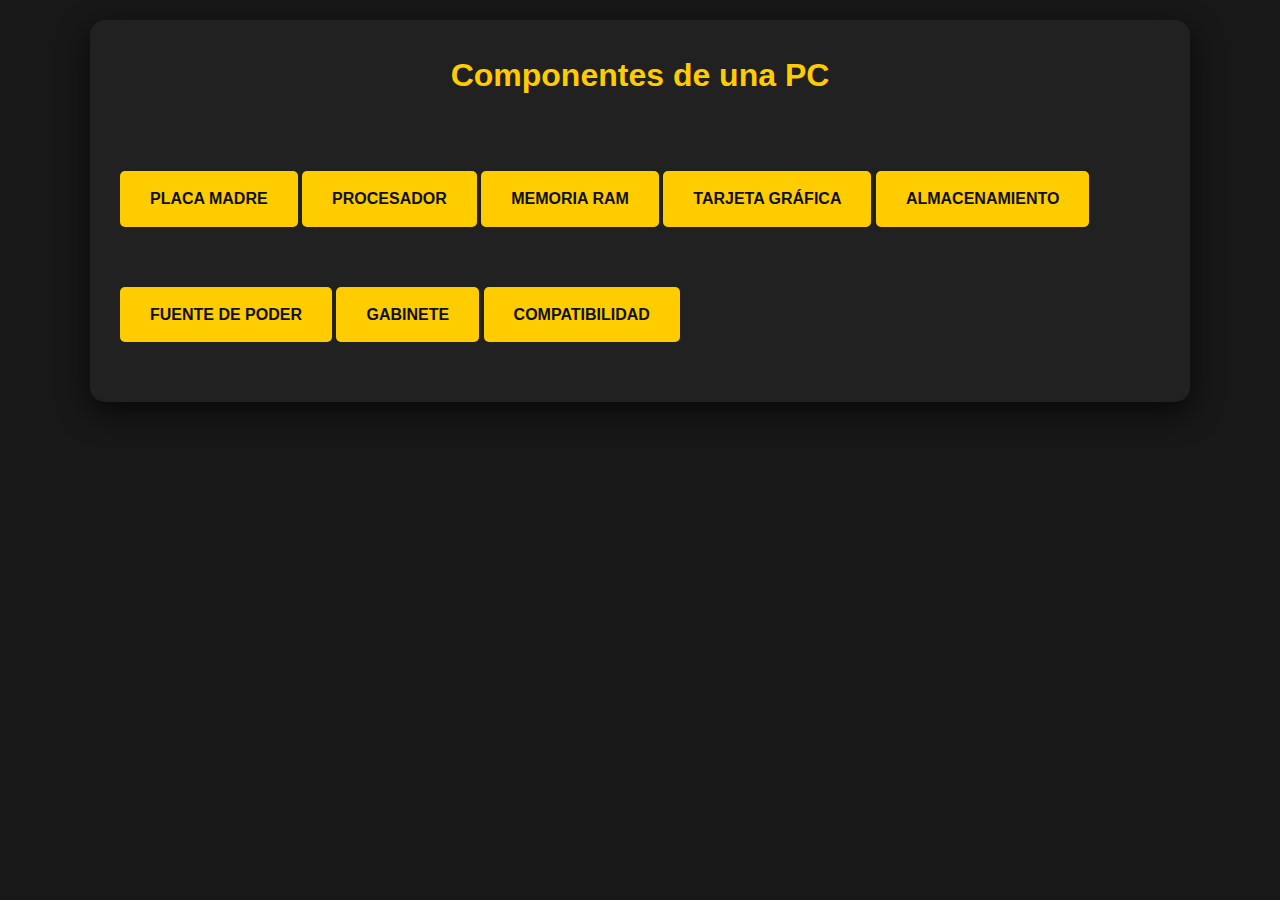
<file: index.html>
<!DOCTYPE html>
<html lang="es">
<head>
    <meta charset="UTF-8">
    <meta name="viewport" content="width=device-width, initial-scale=1.0">
    <title>Página Principal - Componentes de PC</title>
    <link rel="stylesheet" href="placa madre.css">
    <script defer src="java.js"></script>
</head>
<body>
    <div class="container">
        <h1>Componentes de una PC</h1>
        <div class="buttons">
            <a href="placa madre.html" class="btn">Placa Madre</a>
            <a href="procesador.html" class="btn">Procesador</a>
            <a href="ram.html" class="btn">Memoria RAM</a>
            <a href="gpu.html" class="btn">Tarjeta Gráfica</a>
            <a href="almacenamiento.html" class="btn">Almacenamiento</a>
            <a href="fuente.html" class="btn">Fuente de Poder</a>
            <a href="gabinete.html" class="btn">Gabinete</a> <!-- Corregido el enlace del Gabinete -->
            <a href="compatibilidad.html" class="btn">Compatibilidad</a> <!-- Agregado botón de Compatibilidad -->
        </div>
    </div>
</body>
</html>
</file>
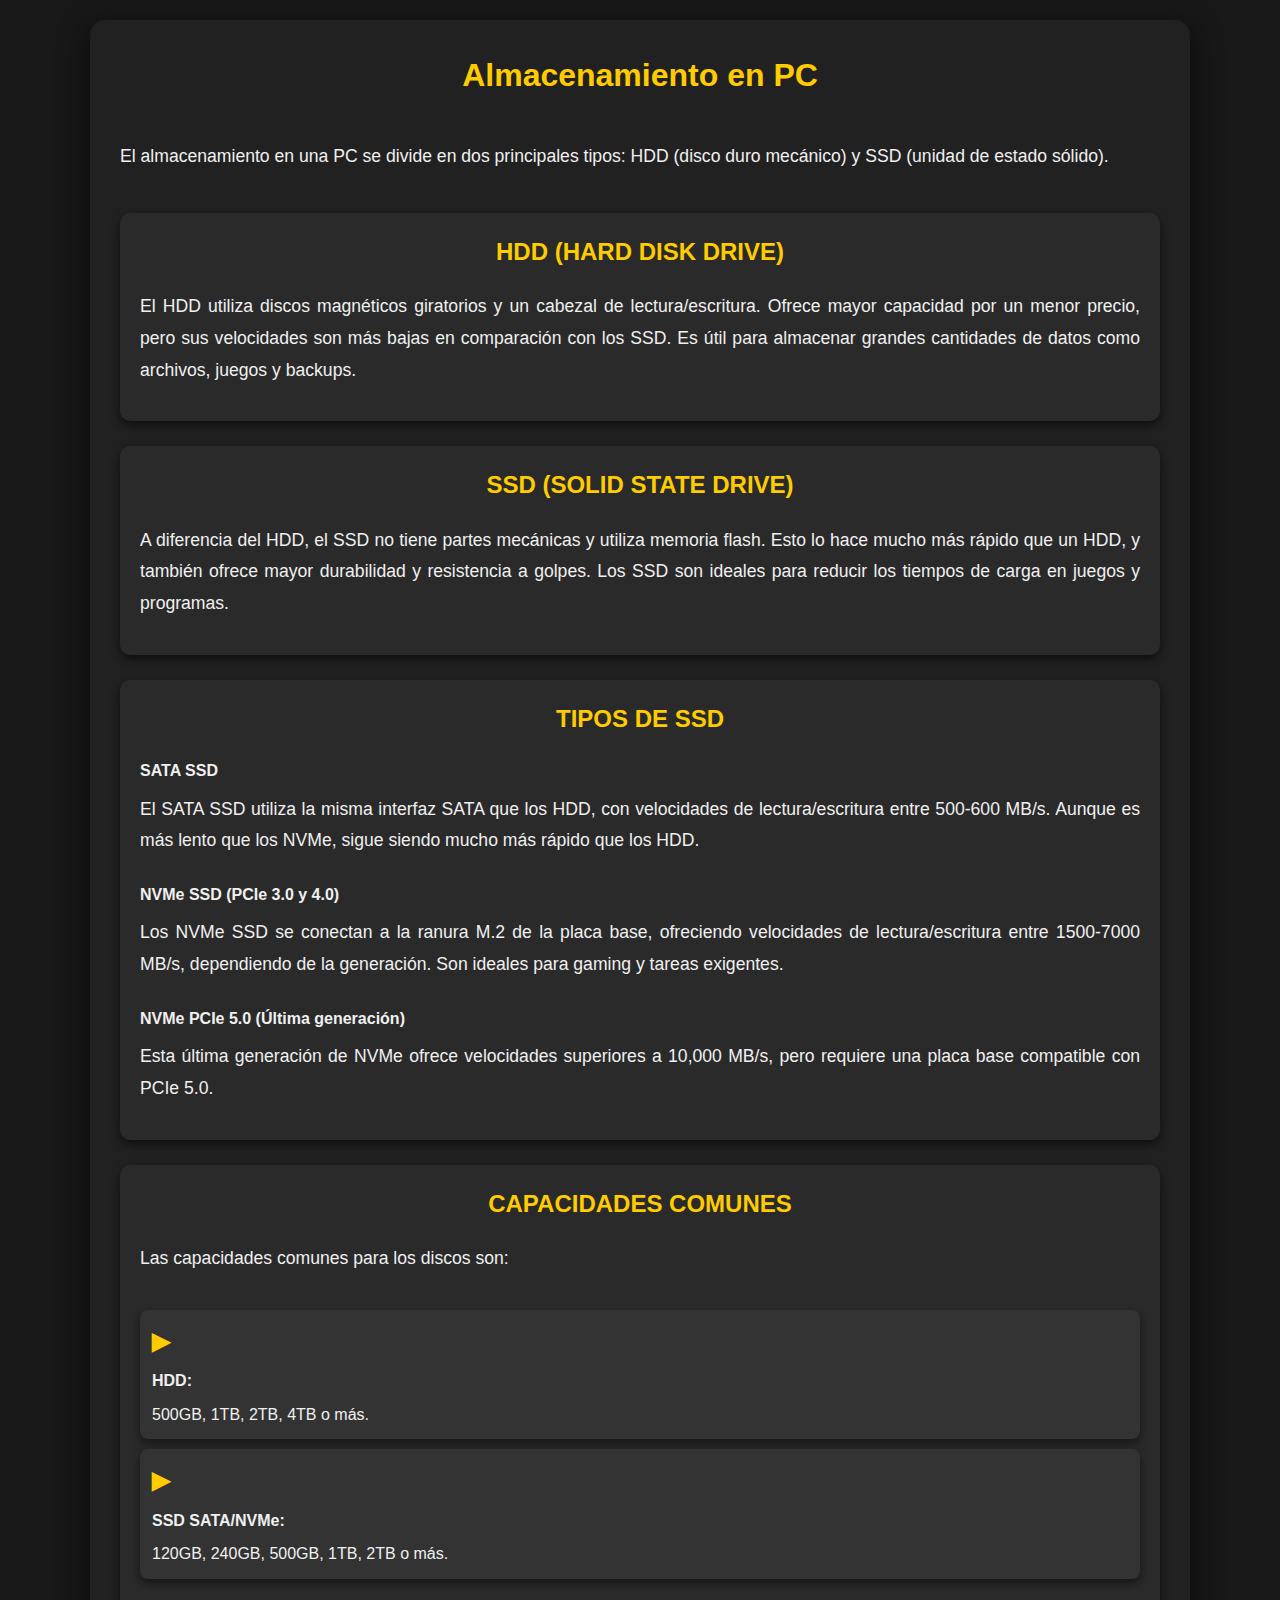
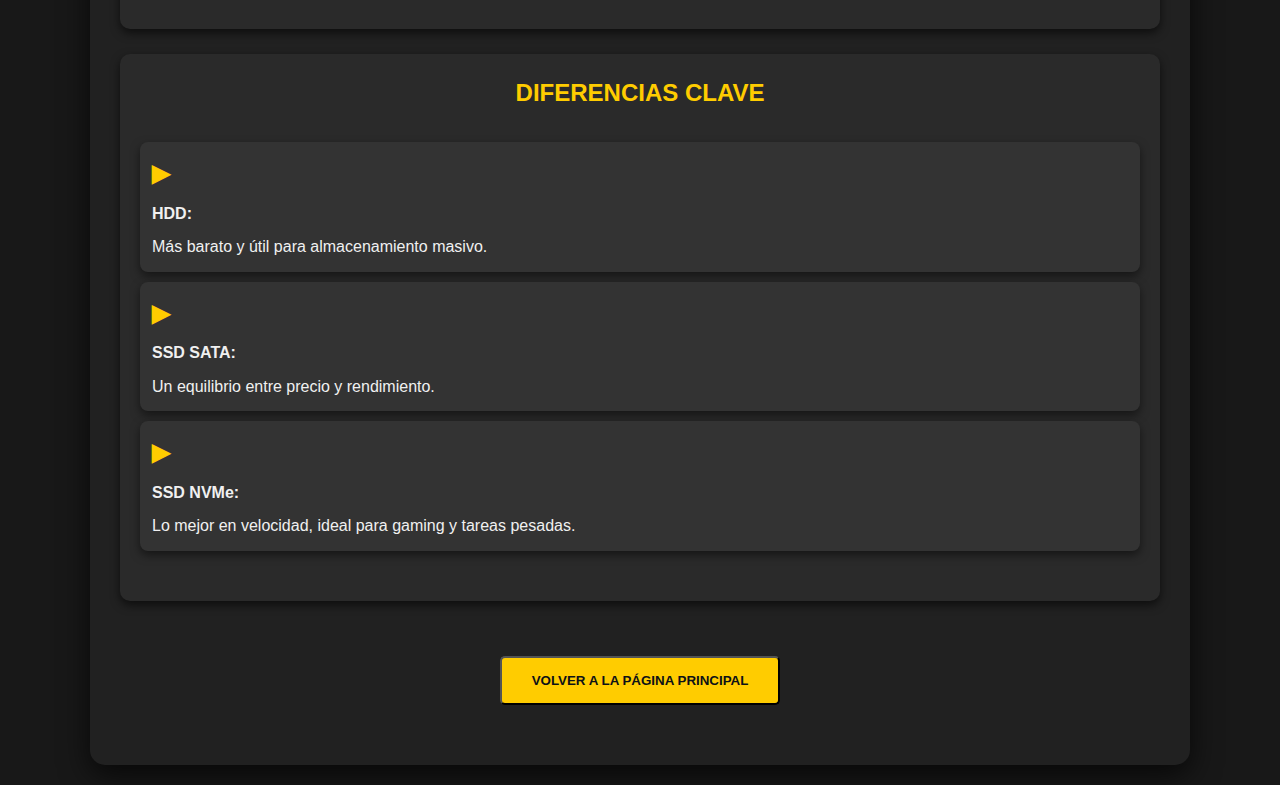
<file: almacenamiento.html>
<!DOCTYPE html>
<html lang="es">
<head>
    <meta charset="UTF-8">
    <meta name="viewport" content="width=device-width, initial-scale=1.0">
    <title>Almacenamiento</title>
    <link rel="stylesheet" href="placa madre.css">
</head>
<body>

    <!-- Contenedor principal -->
    <div class="container">
        <h1>Almacenamiento en PC</h1>
        <p>
            El almacenamiento en una PC se divide en dos principales tipos: HDD (disco duro mecánico) y SSD (unidad de estado sólido).
        </p>

        <div class="section">
            <h3 class="section-title">HDD (Hard Disk Drive)</h3>
            <p>
                El HDD utiliza discos magnéticos giratorios y un cabezal de lectura/escritura. Ofrece mayor capacidad por un menor precio, pero sus velocidades son más bajas en comparación con los SSD. Es útil para almacenar grandes cantidades de datos como archivos, juegos y backups.
            </p>
        </div>

        <div class="section">
            <h3 class="section-title">SSD (Solid State Drive)</h3>
            <p>
                A diferencia del HDD, el SSD no tiene partes mecánicas y utiliza memoria flash. Esto lo hace mucho más rápido que un HDD, y también ofrece mayor durabilidad y resistencia a golpes. Los SSD son ideales para reducir los tiempos de carga en juegos y programas.
            </p>
        </div>

        <div class="section">
            <h3 class="section-title">Tipos de SSD</h3>
            <h4>SATA SSD</h4>
            <p>
                El SATA SSD utiliza la misma interfaz SATA que los HDD, con velocidades de lectura/escritura entre 500-600 MB/s. Aunque es más lento que los NVMe, sigue siendo mucho más rápido que los HDD.
            </p>

            <h4>NVMe SSD (PCIe 3.0 y 4.0)</h4>
            <p>
                Los NVMe SSD se conectan a la ranura M.2 de la placa base, ofreciendo velocidades de lectura/escritura entre 1500-7000 MB/s, dependiendo de la generación. Son ideales para gaming y tareas exigentes.
            </p>

            <h4>NVMe PCIe 5.0 (Última generación)</h4>
            <p>
                Esta última generación de NVMe ofrece velocidades superiores a 10,000 MB/s, pero requiere una placa base compatible con PCIe 5.0.
            </p>
        </div>

        <div class="section">
            <h3 class="section-title">Capacidades comunes</h3>
            <p>
                Las capacidades comunes para los discos son:
            </p>
            <ul>
                <li><strong>HDD:</strong> 500GB, 1TB, 2TB, 4TB o más.</li>
                <li><strong>SSD SATA/NVMe:</strong> 120GB, 240GB, 500GB, 1TB, 2TB o más.</li>
            </ul>
        </div>

        <div class="section">
            <h3 class="section-title">Diferencias clave</h3>
            <ul>
                <li><strong>HDD:</strong> Más barato y útil para almacenamiento masivo.</li>
                <li><strong>SSD SATA:</strong> Un equilibrio entre precio y rendimiento.</li>
                <li><strong>SSD NVMe:</strong> Lo mejor en velocidad, ideal para gaming y tareas pesadas.</li>
            </ul>
        </div>

        <!-- Botón para volver a la página principal -->
        <button onclick="window.location.href='index.html'" class="btn">Volver a la Página Principal</button>
    </div>

</body>
</html>
</file>
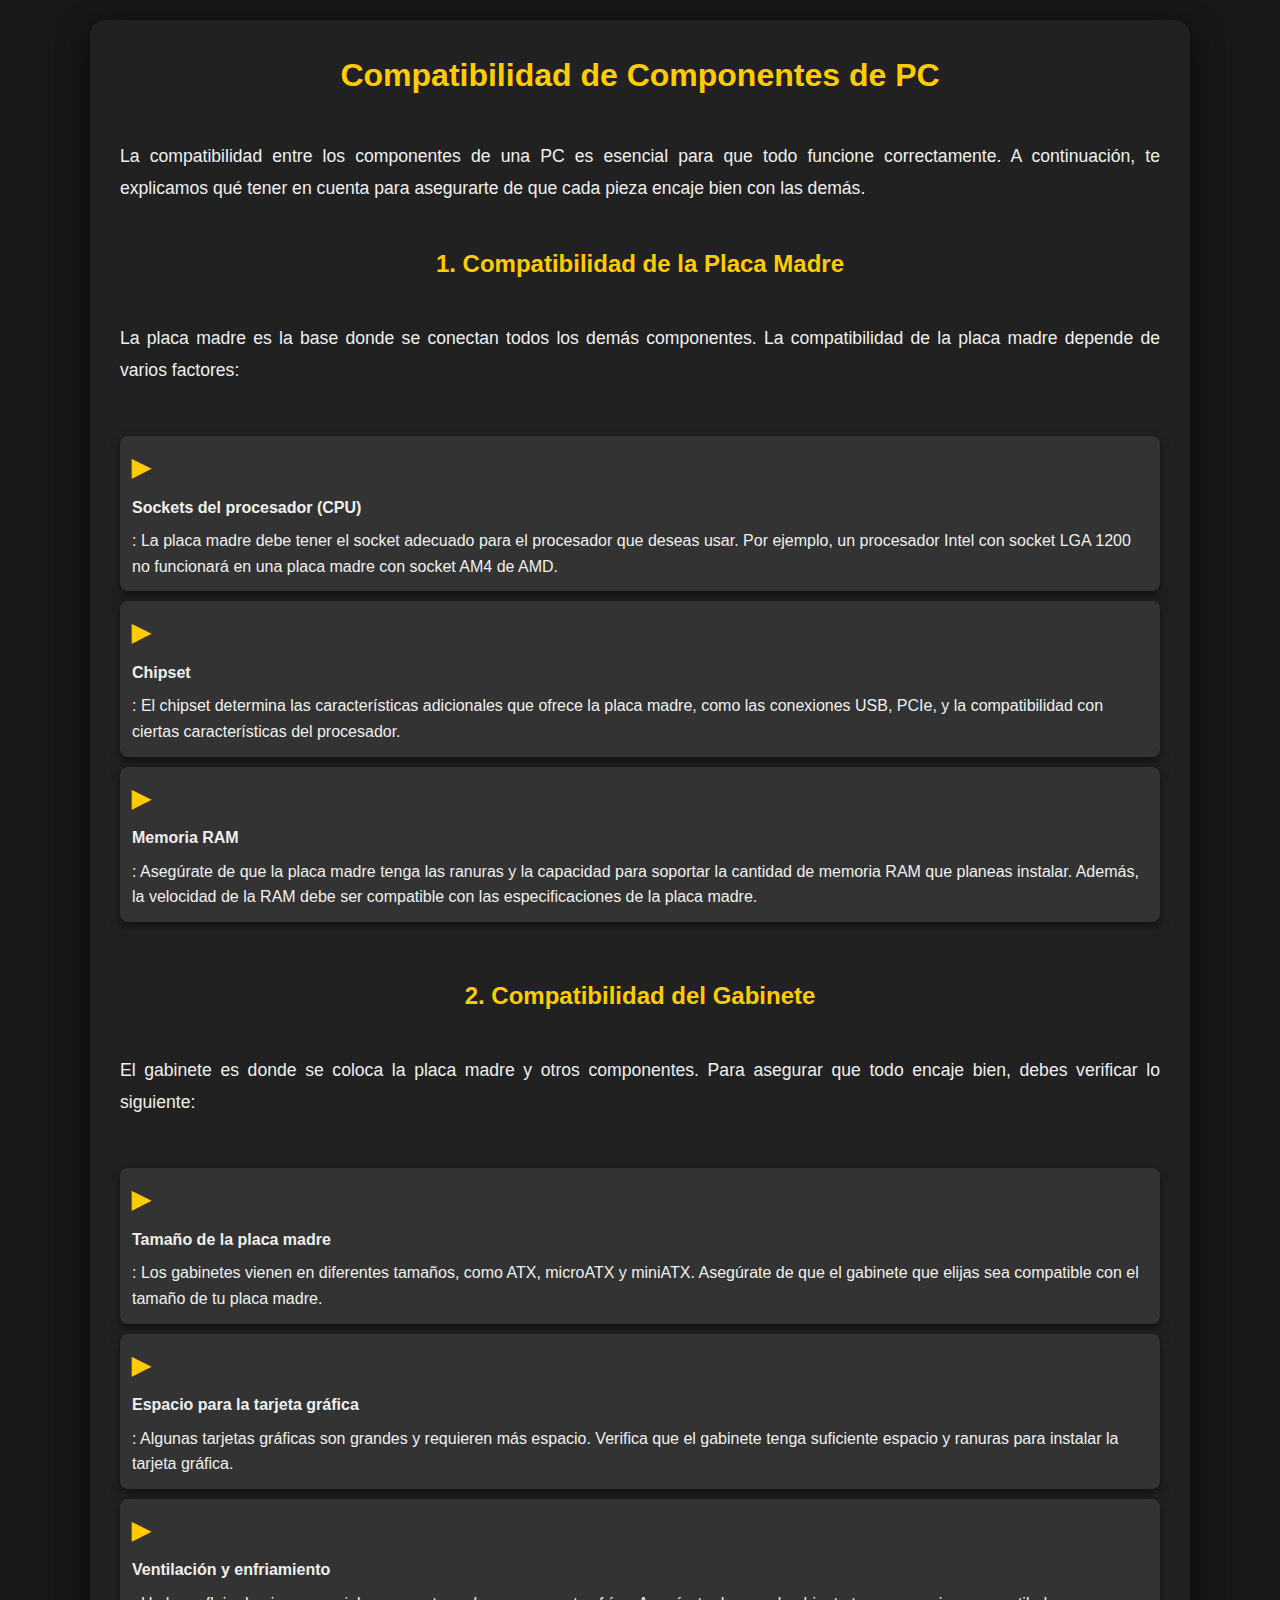
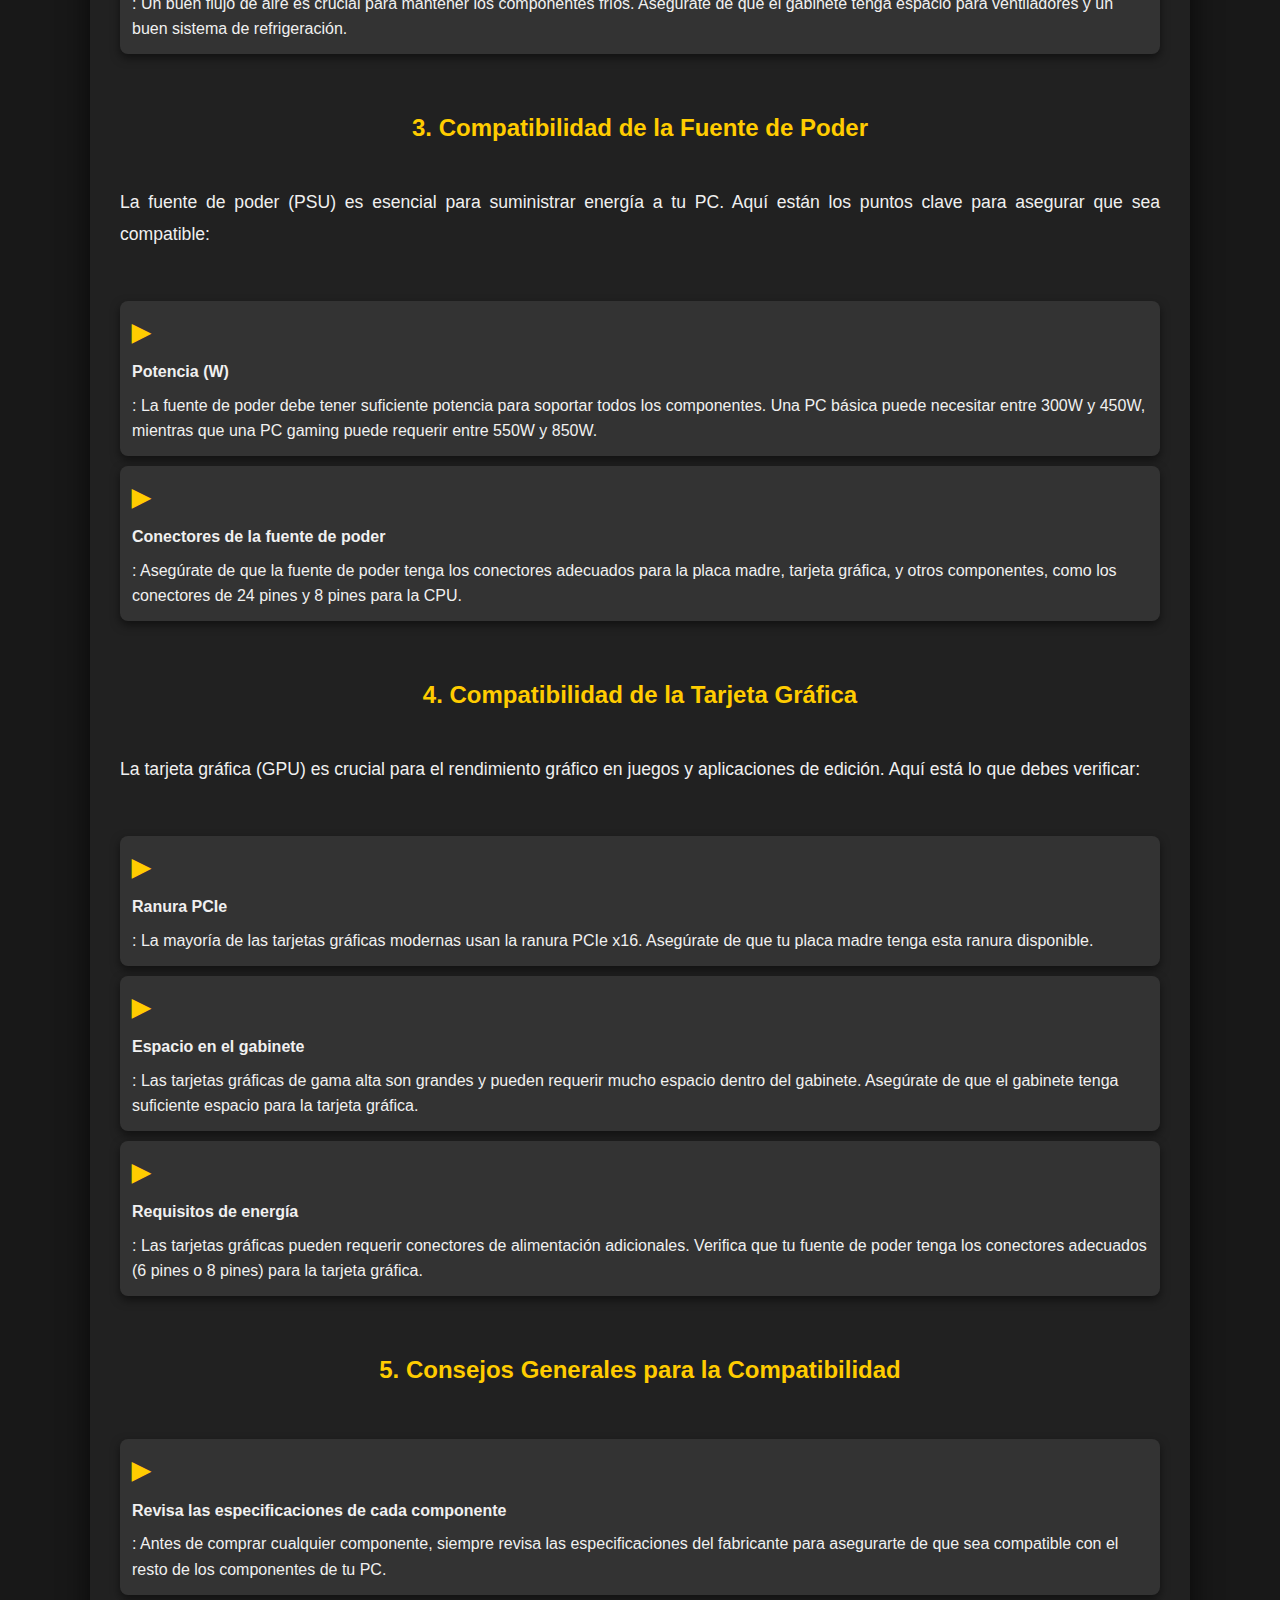
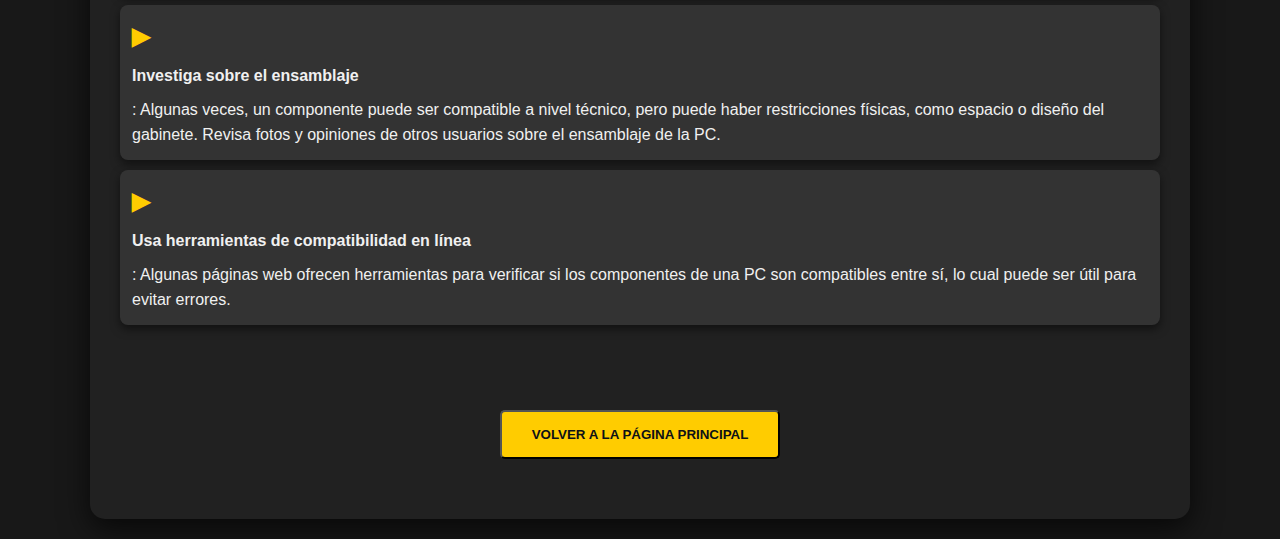
<file: compatibilidad.html>
<!DOCTYPE html>
<html lang="es">
<head>
    <meta charset="UTF-8">
    <meta name="viewport" content="width=device-width, initial-scale=1.0">
    <title>Compatibilidad de Componentes de PC</title>
    <link rel="stylesheet" href="placa madre.css">
    <script defer src="java.js"></script>
</head>
<body>
    <div class="container">
        <h1>Compatibilidad de Componentes de PC</h1>
        <p>La compatibilidad entre los componentes de una PC es esencial para que todo funcione correctamente. A continuación, te explicamos qué tener en cuenta para asegurarte de que cada pieza encaje bien con las demás.</p>

        <h2>1. Compatibilidad de la Placa Madre</h2>
        <p>La placa madre es la base donde se conectan todos los demás componentes. La compatibilidad de la placa madre depende de varios factores:</p>
        <ul>
            <li><strong>Sockets del procesador (CPU)</strong>: La placa madre debe tener el socket adecuado para el procesador que deseas usar. Por ejemplo, un procesador Intel con socket LGA 1200 no funcionará en una placa madre con socket AM4 de AMD.</li>
            <li><strong>Chipset</strong>: El chipset determina las características adicionales que ofrece la placa madre, como las conexiones USB, PCIe, y la compatibilidad con ciertas características del procesador.</li>
            <li><strong>Memoria RAM</strong>: Asegúrate de que la placa madre tenga las ranuras y la capacidad para soportar la cantidad de memoria RAM que planeas instalar. Además, la velocidad de la RAM debe ser compatible con las especificaciones de la placa madre.</li>
        </ul>

        <h2>2. Compatibilidad del Gabinete</h2>
        <p>El gabinete es donde se coloca la placa madre y otros componentes. Para asegurar que todo encaje bien, debes verificar lo siguiente:</p>
        <ul>
            <li><strong>Tamaño de la placa madre</strong>: Los gabinetes vienen en diferentes tamaños, como ATX, microATX y miniATX. Asegúrate de que el gabinete que elijas sea compatible con el tamaño de tu placa madre.</li>
            <li><strong>Espacio para la tarjeta gráfica</strong>: Algunas tarjetas gráficas son grandes y requieren más espacio. Verifica que el gabinete tenga suficiente espacio y ranuras para instalar la tarjeta gráfica.</li>
            <li><strong>Ventilación y enfriamiento</strong>: Un buen flujo de aire es crucial para mantener los componentes fríos. Asegúrate de que el gabinete tenga espacio para ventiladores y un buen sistema de refrigeración.</li>
        </ul>

        <h2>3. Compatibilidad de la Fuente de Poder</h2>
        <p>La fuente de poder (PSU) es esencial para suministrar energía a tu PC. Aquí están los puntos clave para asegurar que sea compatible:</p>
        <ul>
            <li><strong>Potencia (W)</strong>: La fuente de poder debe tener suficiente potencia para soportar todos los componentes. Una PC básica puede necesitar entre 300W y 450W, mientras que una PC gaming puede requerir entre 550W y 850W.</li>
            <li><strong>Conectores de la fuente de poder</strong>: Asegúrate de que la fuente de poder tenga los conectores adecuados para la placa madre, tarjeta gráfica, y otros componentes, como los conectores de 24 pines y 8 pines para la CPU.</li>
        </ul>

        <h2>4. Compatibilidad de la Tarjeta Gráfica</h2>
        <p>La tarjeta gráfica (GPU) es crucial para el rendimiento gráfico en juegos y aplicaciones de edición. Aquí está lo que debes verificar:</p>
        <ul>
            <li><strong>Ranura PCIe</strong>: La mayoría de las tarjetas gráficas modernas usan la ranura PCIe x16. Asegúrate de que tu placa madre tenga esta ranura disponible.</li>
            <li><strong>Espacio en el gabinete</strong>: Las tarjetas gráficas de gama alta son grandes y pueden requerir mucho espacio dentro del gabinete. Asegúrate de que el gabinete tenga suficiente espacio para la tarjeta gráfica.</li>
            <li><strong>Requisitos de energía</strong>: Las tarjetas gráficas pueden requerir conectores de alimentación adicionales. Verifica que tu fuente de poder tenga los conectores adecuados (6 pines o 8 pines) para la tarjeta gráfica.</li>
        </ul>

        <h2>5. Consejos Generales para la Compatibilidad</h2>
        <ul>
            <li><strong>Revisa las especificaciones de cada componente</strong>: Antes de comprar cualquier componente, siempre revisa las especificaciones del fabricante para asegurarte de que sea compatible con el resto de los componentes de tu PC.</li>
            <li><strong>Investiga sobre el ensamblaje</strong>: Algunas veces, un componente puede ser compatible a nivel técnico, pero puede haber restricciones físicas, como espacio o diseño del gabinete. Revisa fotos y opiniones de otros usuarios sobre el ensamblaje de la PC.</li>
            <li><strong>Usa herramientas de compatibilidad en línea</strong>: Algunas páginas web ofrecen herramientas para verificar si los componentes de una PC son compatibles entre sí, lo cual puede ser útil para evitar errores.</li>
        </ul>
        
        <button onclick="window.location.href='index.html'" class="btn">Volver a la Página Principal</button>

    </div>
</body>
</html>
</file>
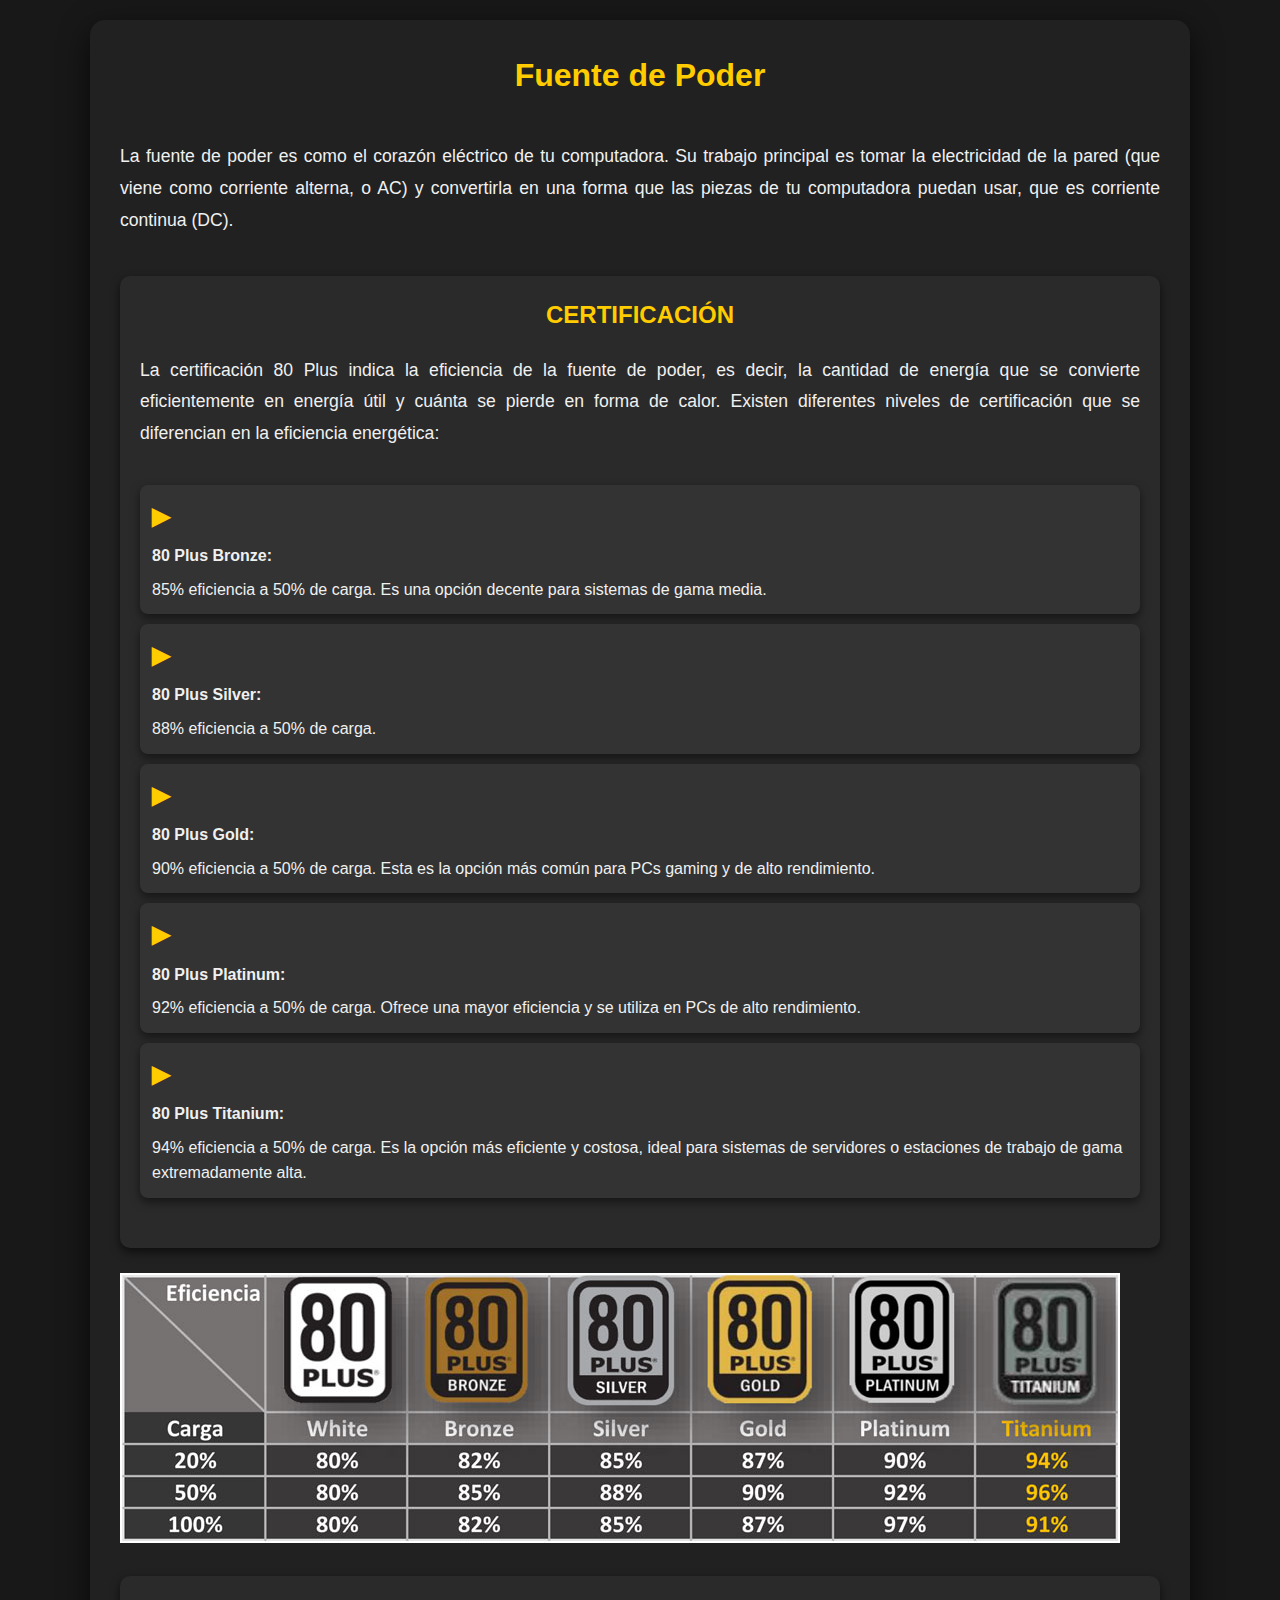
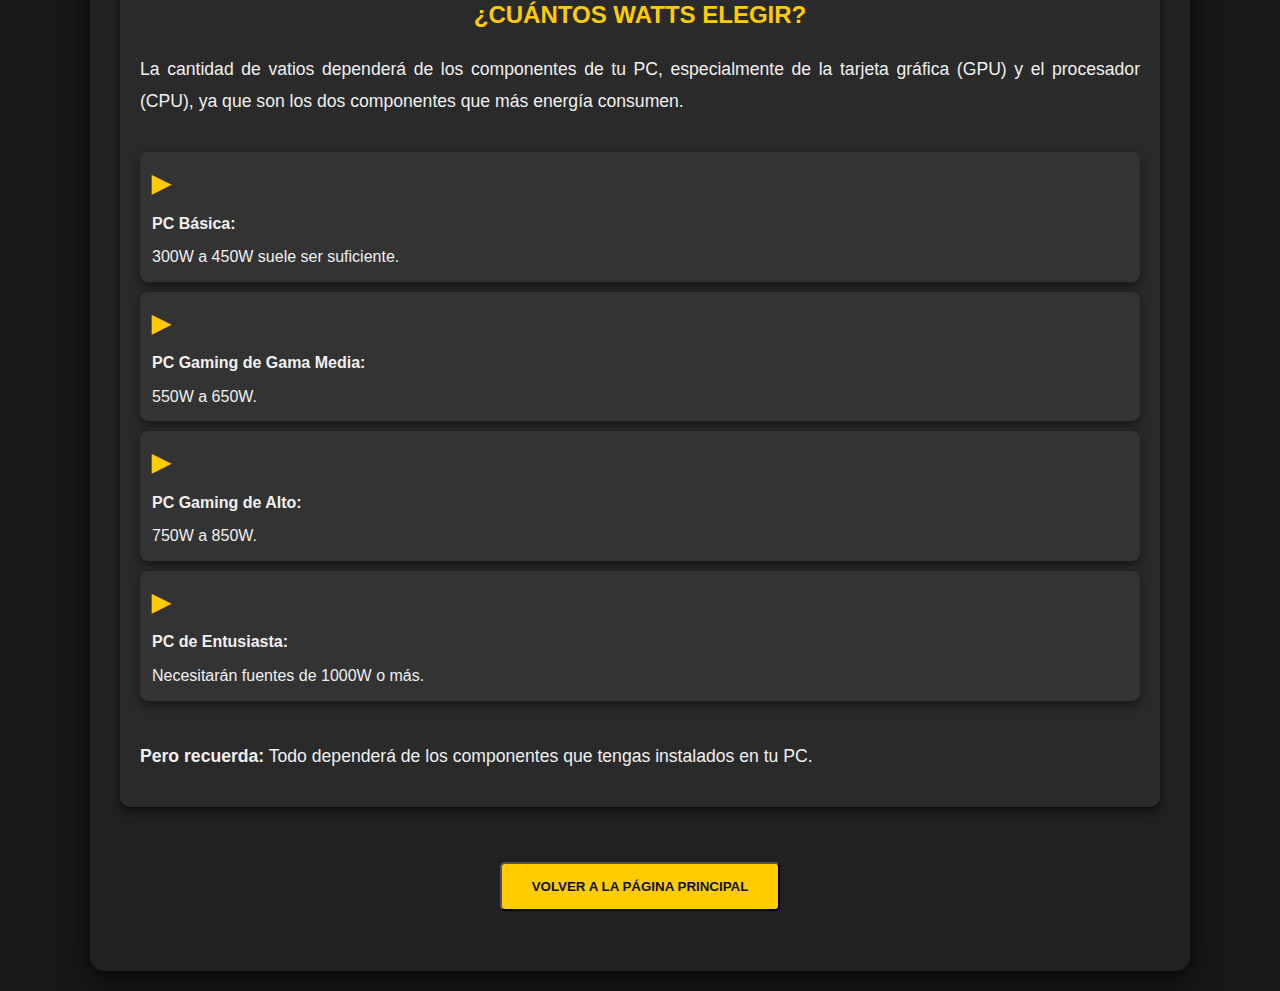
<file: fuente.html>
<!DOCTYPE html>
<html lang="es">
<head>
    <meta charset="UTF-8">
    <meta name="viewport" content="width=device-width, initial-scale=1.0">
    <title>Fuente de Poder</title>
    <link rel="stylesheet" href="placa madre.css">
</head>
<body>

    <!-- Contenedor principal -->
    <div class="container">
        <h1>Fuente de Poder</h1>
        <p>
            La fuente de poder es como el corazón eléctrico de tu computadora. Su trabajo principal es tomar la electricidad de la pared (que viene como corriente alterna, o AC) y convertirla en una forma que las piezas de tu computadora puedan usar, que es corriente continua (DC).
        </p>

        <div class="section">
            <h3 class="section-title">Certificación</h3>
            <p>
                La certificación 80 Plus indica la eficiencia de la fuente de poder, es decir, la cantidad de energía que se convierte eficientemente en energía útil y cuánta se pierde en forma de calor. Existen diferentes niveles de certificación que se diferencian en la eficiencia energética:
            </p>
            <ul>
                <li><strong>80 Plus Bronze:</strong> 85% eficiencia a 50% de carga. Es una opción decente para sistemas de gama media.</li>
                <li><strong>80 Plus Silver:</strong> 88% eficiencia a 50% de carga.</li>
                <li><strong>80 Plus Gold:</strong> 90% eficiencia a 50% de carga. Esta es la opción más común para PCs gaming y de alto rendimiento.</li>
                <li><strong>80 Plus Platinum:</strong> 92% eficiencia a 50% de carga. Ofrece una mayor eficiencia y se utiliza en PCs de alto rendimiento.</li>
                <li><strong>80 Plus Titanium:</strong> 94% eficiencia a 50% de carga. Es la opción más eficiente y costosa, ideal para sistemas de servidores o estaciones de trabajo de gama extremadamente alta.</li>
            </ul>
        </div>

        <!-- Imagen de fuente de poder -->
        <div class="image-container">
            <img src="Tabla-80.jpg" alt="Fuente de poder" class="power-supply-img">
        </div>

        <div class="section">
            <h3 class="section-title">¿Cuántos watts elegir?</h3>
            <p>
                La cantidad de vatios dependerá de los componentes de tu PC, especialmente de la tarjeta gráfica (GPU) y el procesador (CPU), ya que son los dos componentes que más energía consumen.
            </p>
            <ul>
                <li><strong>PC Básica:</strong> 300W a 450W suele ser suficiente.</li>
                <li><strong>PC Gaming de Gama Media:</strong> 550W a 650W.</li>
                <li><strong>PC Gaming de Alto:</strong> 750W a 850W.</li>
                <li><strong>PC de Entusiasta:</strong> Necesitarán fuentes de 1000W o más.</li>
            </ul>
            <p><strong>Pero recuerda:</strong> Todo dependerá de los componentes que tengas instalados en tu PC.</p>
        </div>

        <!-- Botón para volver a la página principal -->
        <button onclick="window.location.href='index.html'" class="btn">Volver a la Página Principal</button>
    </div>

</body>
</html>
</file>
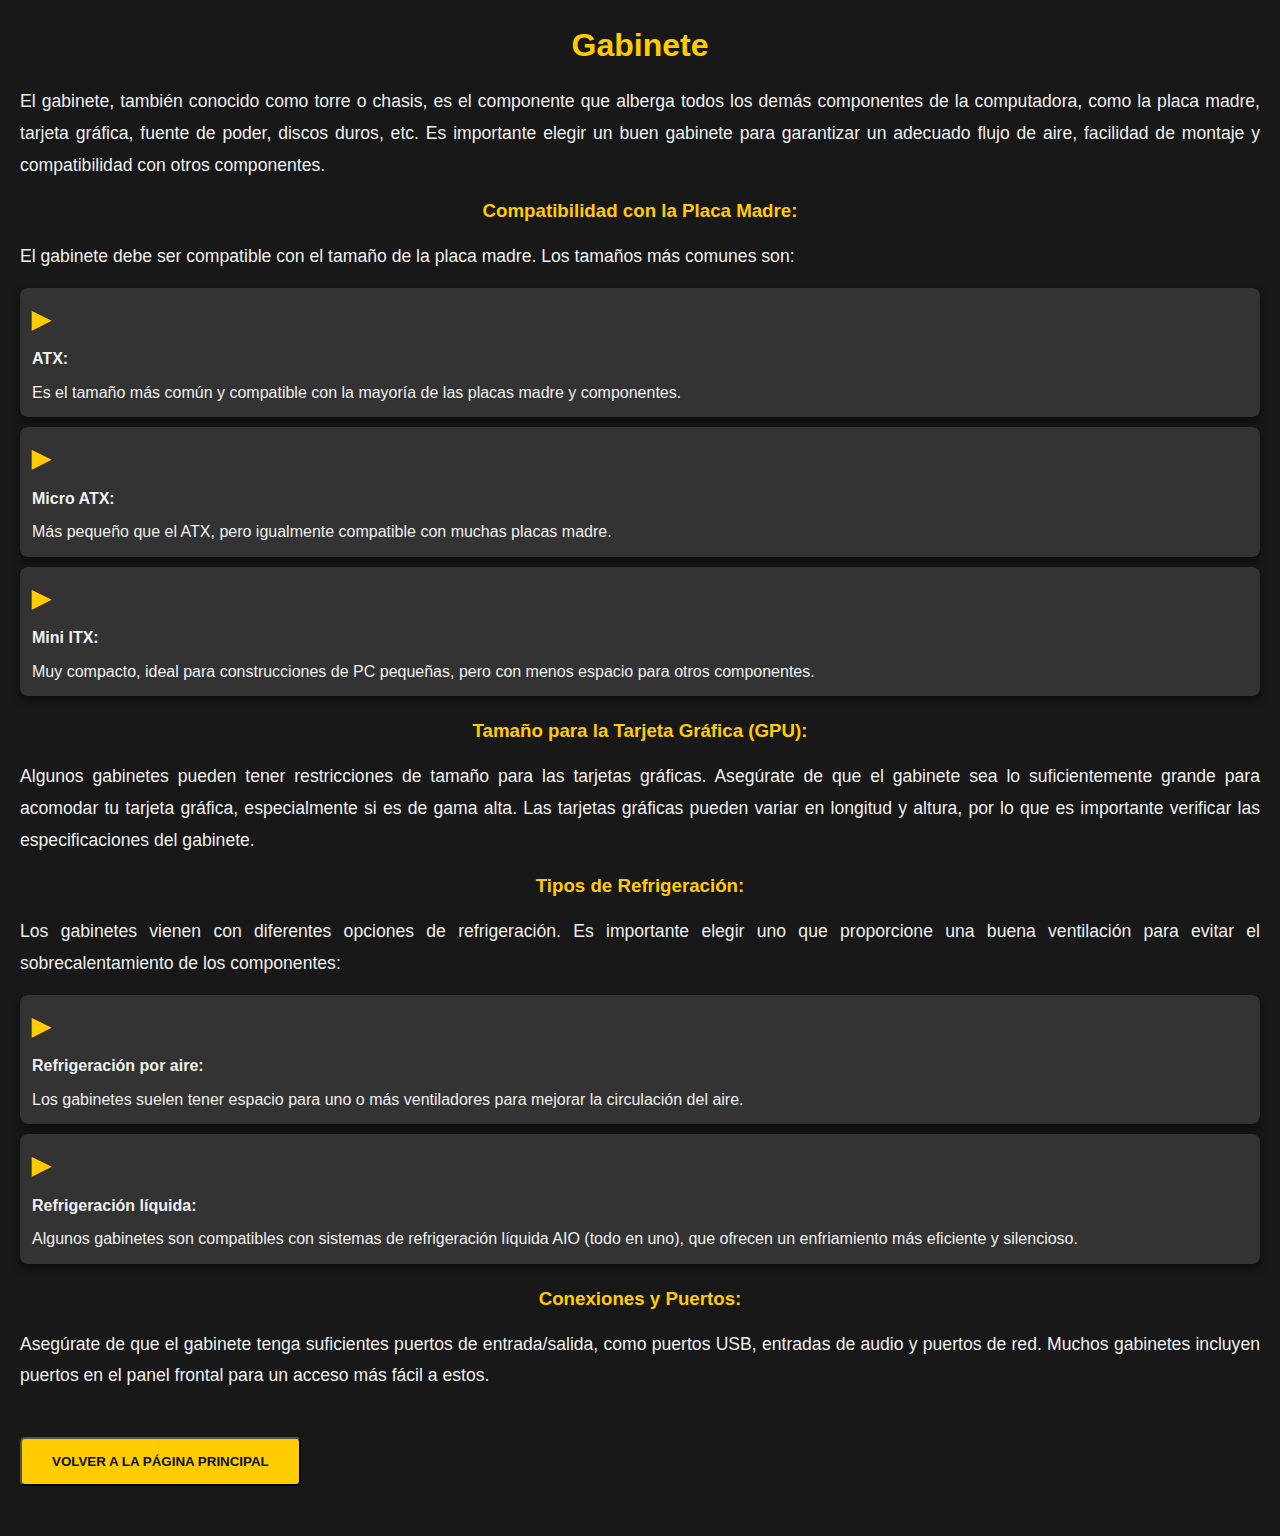
<file: gabinete.html>
<!DOCTYPE html>
<html lang="es">
<head>
    <meta charset="UTF-8">
    <meta name="viewport" content="width=device-width, initial-scale=1.0">
    <title>Gabinete</title>
    <!-- Enlace al archivo CSS externo -->
    <link rel="stylesheet" href="placa madre.css">
</head>
<body>

    <div>
        <h1>Gabinete</h1>
        <p>
            El gabinete, también conocido como torre o chasis, es el componente que alberga todos los demás componentes de la computadora, como la placa madre, tarjeta gráfica, fuente de poder, discos duros, etc. Es importante elegir un buen gabinete para garantizar un adecuado flujo de aire, facilidad de montaje y compatibilidad con otros componentes.
        </p>

        <h3>Compatibilidad con la Placa Madre:</h3>
        <p>
            El gabinete debe ser compatible con el tamaño de la placa madre. Los tamaños más comunes son:
        </p>
        <ul>
            <li><strong>ATX:</strong> Es el tamaño más común y compatible con la mayoría de las placas madre y componentes.</li>
            <li><strong>Micro ATX:</strong> Más pequeño que el ATX, pero igualmente compatible con muchas placas madre.</li>
            <li><strong>Mini ITX:</strong> Muy compacto, ideal para construcciones de PC pequeñas, pero con menos espacio para otros componentes.</li>
        </ul>

        <h3>Tamaño para la Tarjeta Gráfica (GPU):</h3>
        <p>
            Algunos gabinetes pueden tener restricciones de tamaño para las tarjetas gráficas. Asegúrate de que el gabinete sea lo suficientemente grande para acomodar tu tarjeta gráfica, especialmente si es de gama alta. Las tarjetas gráficas pueden variar en longitud y altura, por lo que es importante verificar las especificaciones del gabinete.
        </p>

        <h3>Tipos de Refrigeración:</h3>
        <p>
            Los gabinetes vienen con diferentes opciones de refrigeración. Es importante elegir uno que proporcione una buena ventilación para evitar el sobrecalentamiento de los componentes:
        </p>
        <ul>
            <li><strong>Refrigeración por aire:</strong> Los gabinetes suelen tener espacio para uno o más ventiladores para mejorar la circulación del aire.</li>
            <li><strong>Refrigeración líquida:</strong> Algunos gabinetes son compatibles con sistemas de refrigeración líquida AIO (todo en uno), que ofrecen un enfriamiento más eficiente y silencioso.</li>
        </ul>

        <h3>Conexiones y Puertos:</h3>
        <p>
            Asegúrate de que el gabinete tenga suficientes puertos de entrada/salida, como puertos USB, entradas de audio y puertos de red. Muchos gabinetes incluyen puertos en el panel frontal para un acceso más fácil a estos.
        </p>

        <!-- Botón para volver a la página principal -->
        <button onclick="window.location.href='index.html'" class="btn">Volver a la Página Principal</button>
    </div>

</body>
</html>
</file>
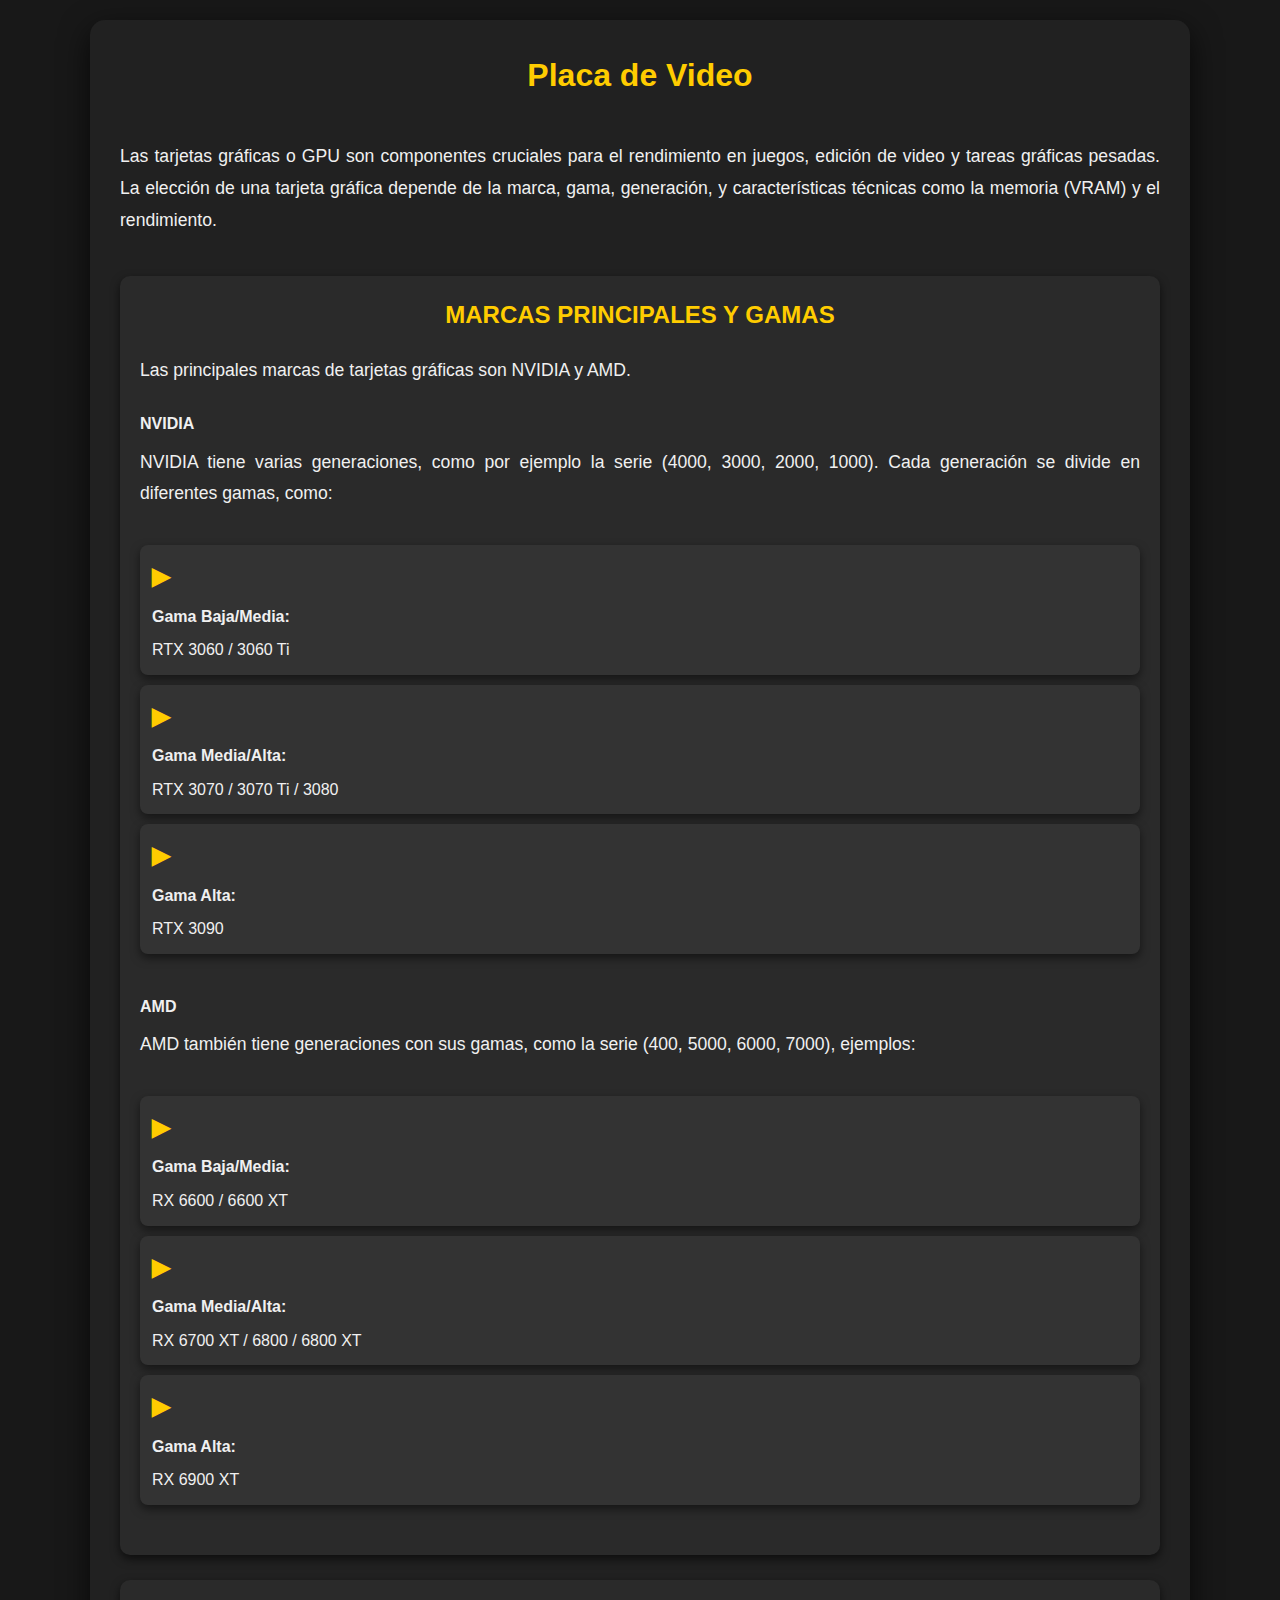
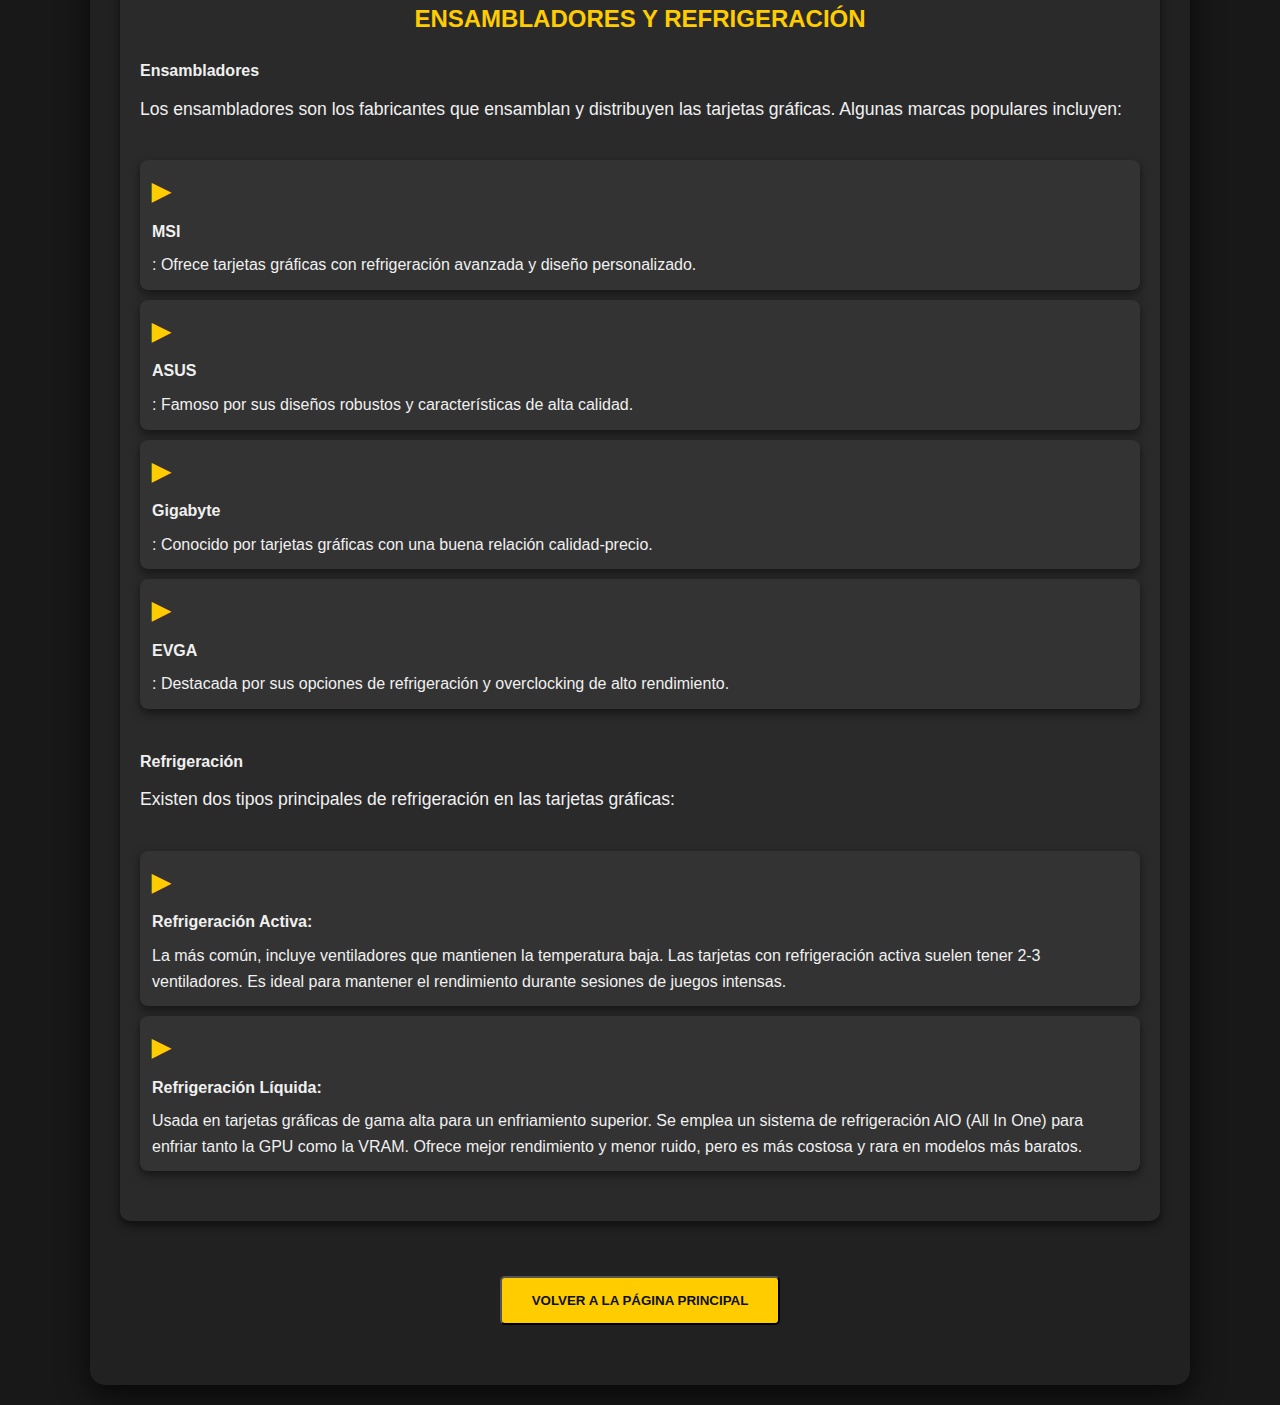
<file: gpu.html>
<!DOCTYPE html>
<html lang="es">
<head>
    <meta charset="UTF-8">
    <meta name="viewport" content="width=device-width, initial-scale=1.0">
    <title>Placa de Video</title>
    <link rel="stylesheet" href="placa madre.css">
</head>
<body>

    <!-- Contenedor principal -->
    <div class="container">
        <h1>Placa de Video</h1>
        <p>
            Las tarjetas gráficas o GPU son componentes cruciales para el rendimiento en juegos, edición de video y tareas gráficas pesadas. La elección de una tarjeta gráfica depende de la marca, gama, generación, y características técnicas como la memoria (VRAM) y el rendimiento.
        </p>

        <div class="section">
            <h3 class="section-title">Marcas principales y gamas</h3>
            <p>Las principales marcas de tarjetas gráficas son NVIDIA y AMD.</p>

            <h4>NVIDIA</h4>
            <p>NVIDIA tiene varias generaciones, como por ejemplo la serie (4000, 3000, 2000, 1000). Cada generación se divide en diferentes gamas, como:</p>
            <ul>
                <li><strong>Gama Baja/Media:</strong> RTX 3060 / 3060 Ti</li>
                <li><strong>Gama Media/Alta:</strong> RTX 3070 / 3070 Ti / 3080</li>
                <li><strong>Gama Alta:</strong> RTX 3090</li>
            </ul>

            <h4>AMD</h4>
            <p>AMD también tiene generaciones con sus gamas, como la serie (400, 5000, 6000, 7000), ejemplos:</p>
            <ul>
                <li><strong>Gama Baja/Media:</strong> RX 6600 / 6600 XT</li>
                <li><strong>Gama Media/Alta:</strong> RX 6700 XT / 6800 / 6800 XT</li>
                <li><strong>Gama Alta:</strong> RX 6900 XT</li>
            </ul>
        </div>

        <div class="section">
            <h3 class="section-title">Ensambladores y Refrigeración</h3>

            <h4>Ensambladores</h4>
            <p>Los ensambladores son los fabricantes que ensamblan y distribuyen las tarjetas gráficas. Algunas marcas populares incluyen:</p>
            <ul>
                <li><strong>MSI</strong>: Ofrece tarjetas gráficas con refrigeración avanzada y diseño personalizado.</li>
                <li><strong>ASUS</strong>: Famoso por sus diseños robustos y características de alta calidad.</li>
                <li><strong>Gigabyte</strong>: Conocido por tarjetas gráficas con una buena relación calidad-precio.</li>
                <li><strong>EVGA</strong>: Destacada por sus opciones de refrigeración y overclocking de alto rendimiento.</li>
            </ul>

            <h4>Refrigeración</h4>
            <p>Existen dos tipos principales de refrigeración en las tarjetas gráficas:</p>
            <ul>
                <li><strong>Refrigeración Activa:</strong> La más común, incluye ventiladores que mantienen la temperatura baja. Las tarjetas con refrigeración activa suelen tener 2-3 ventiladores. Es ideal para mantener el rendimiento durante sesiones de juegos intensas.</li>
                <li><strong>Refrigeración Líquida:</strong> Usada en tarjetas gráficas de gama alta para un enfriamiento superior. Se emplea un sistema de refrigeración AIO (All In One) para enfriar tanto la GPU como la VRAM. Ofrece mejor rendimiento y menor ruido, pero es más costosa y rara en modelos más baratos.</li>
            </ul>
        </div>

        <!-- Botón para volver a la página principal -->
        <button onclick="window.location.href='index.htmll'" class="btn">Volver a la Página Principal</button>
    </div>

</body>
</html>
</file>
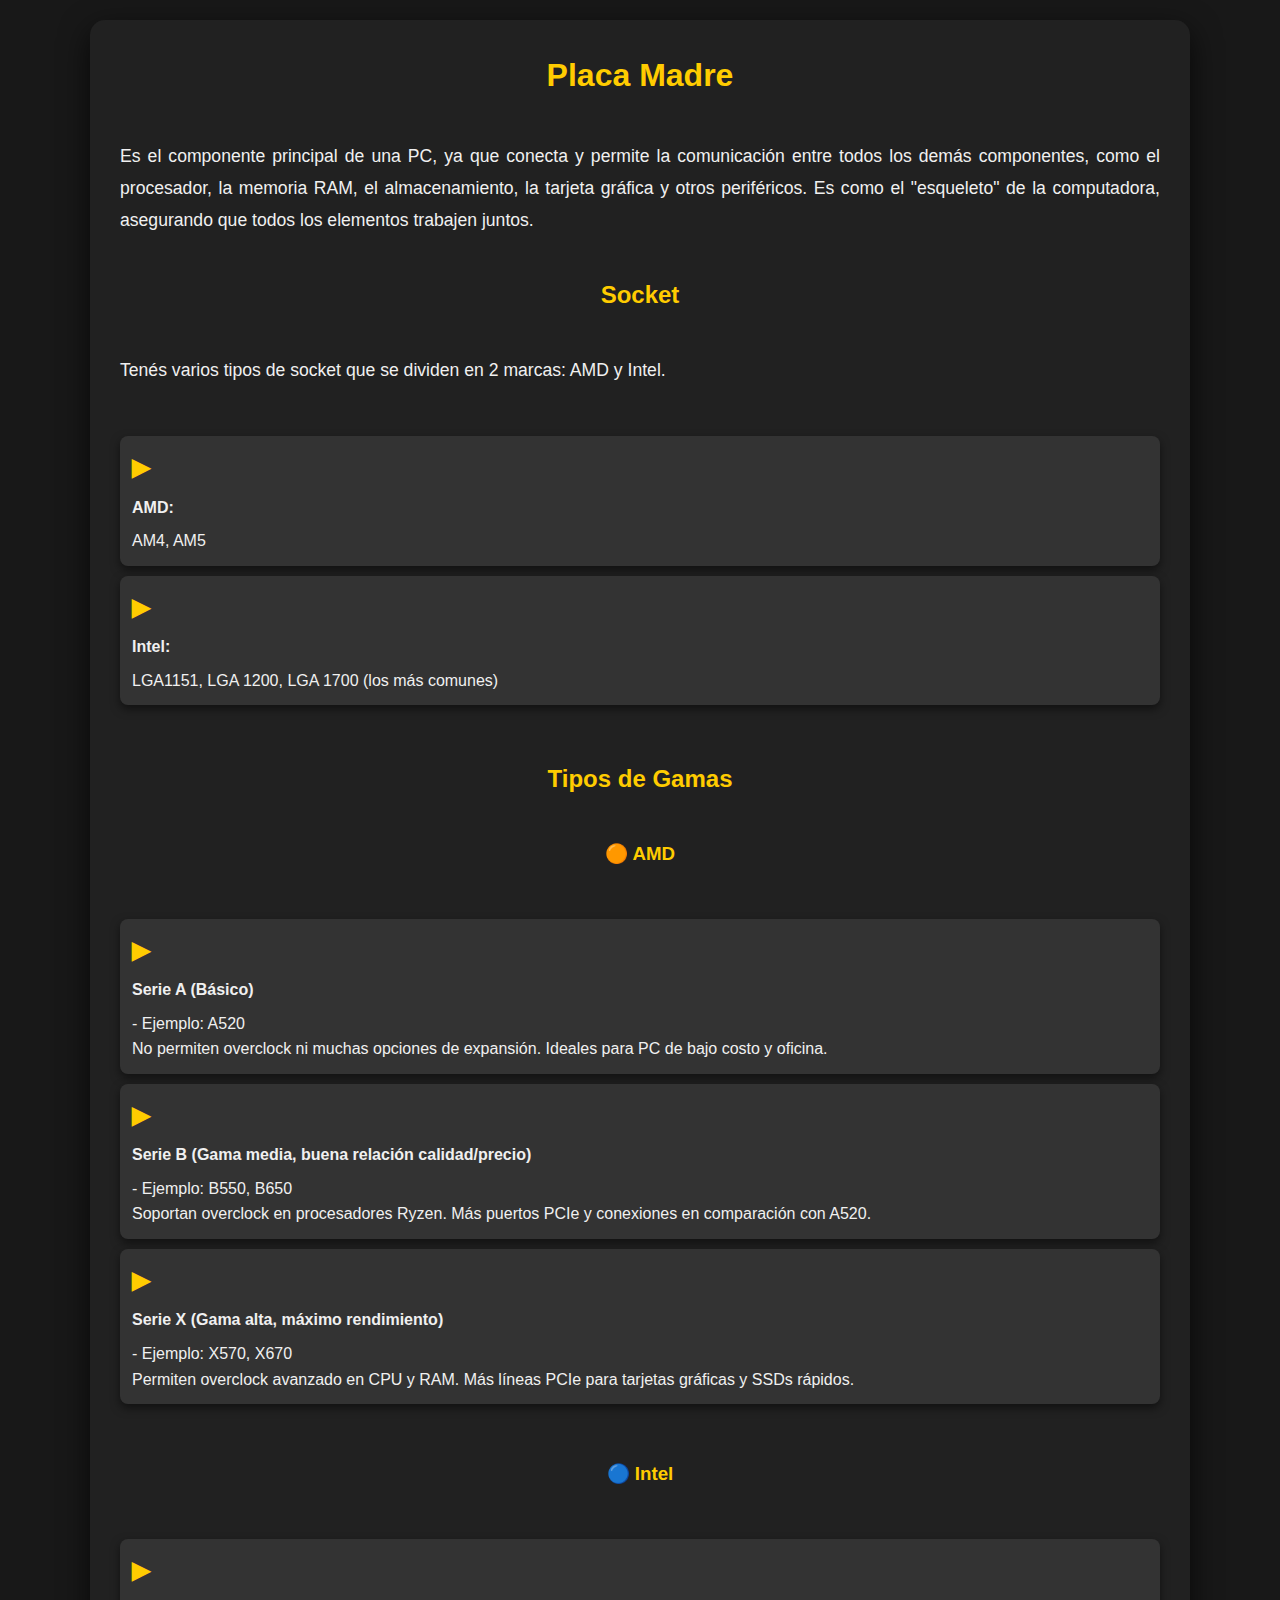
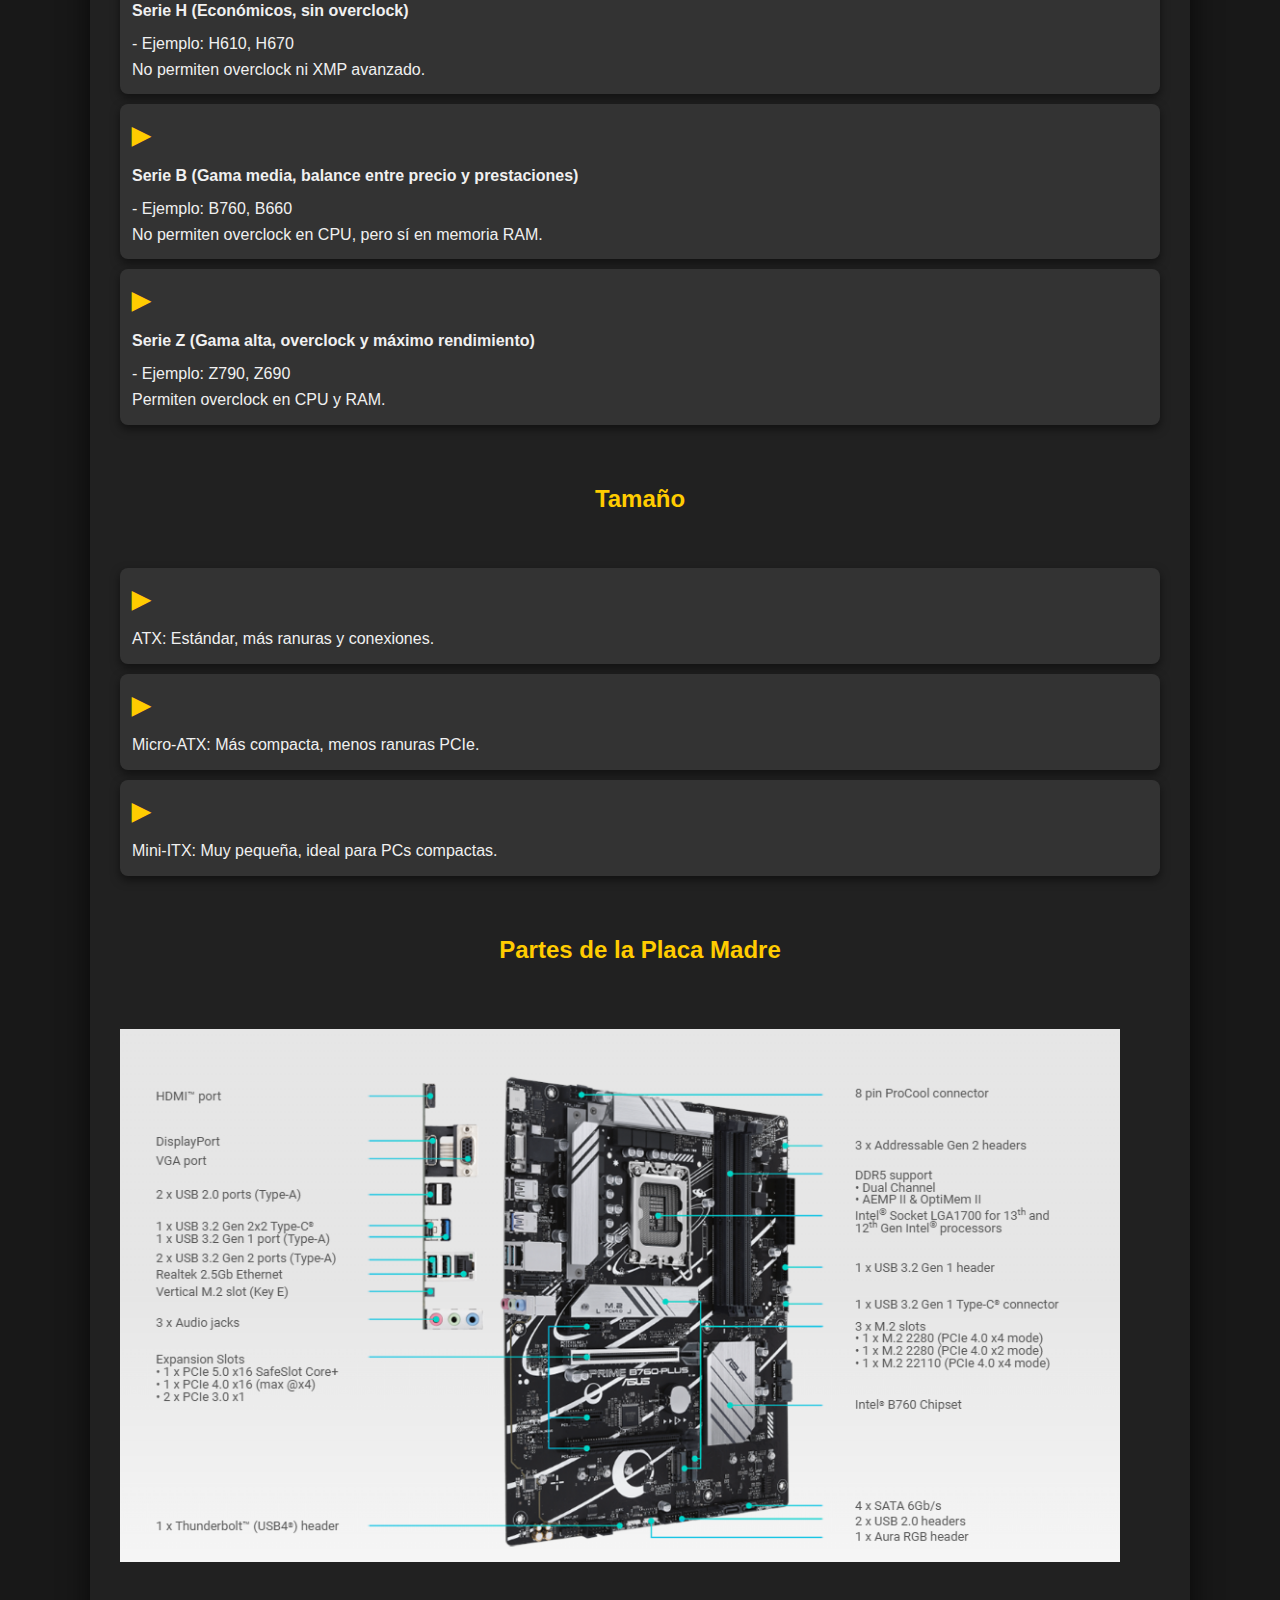
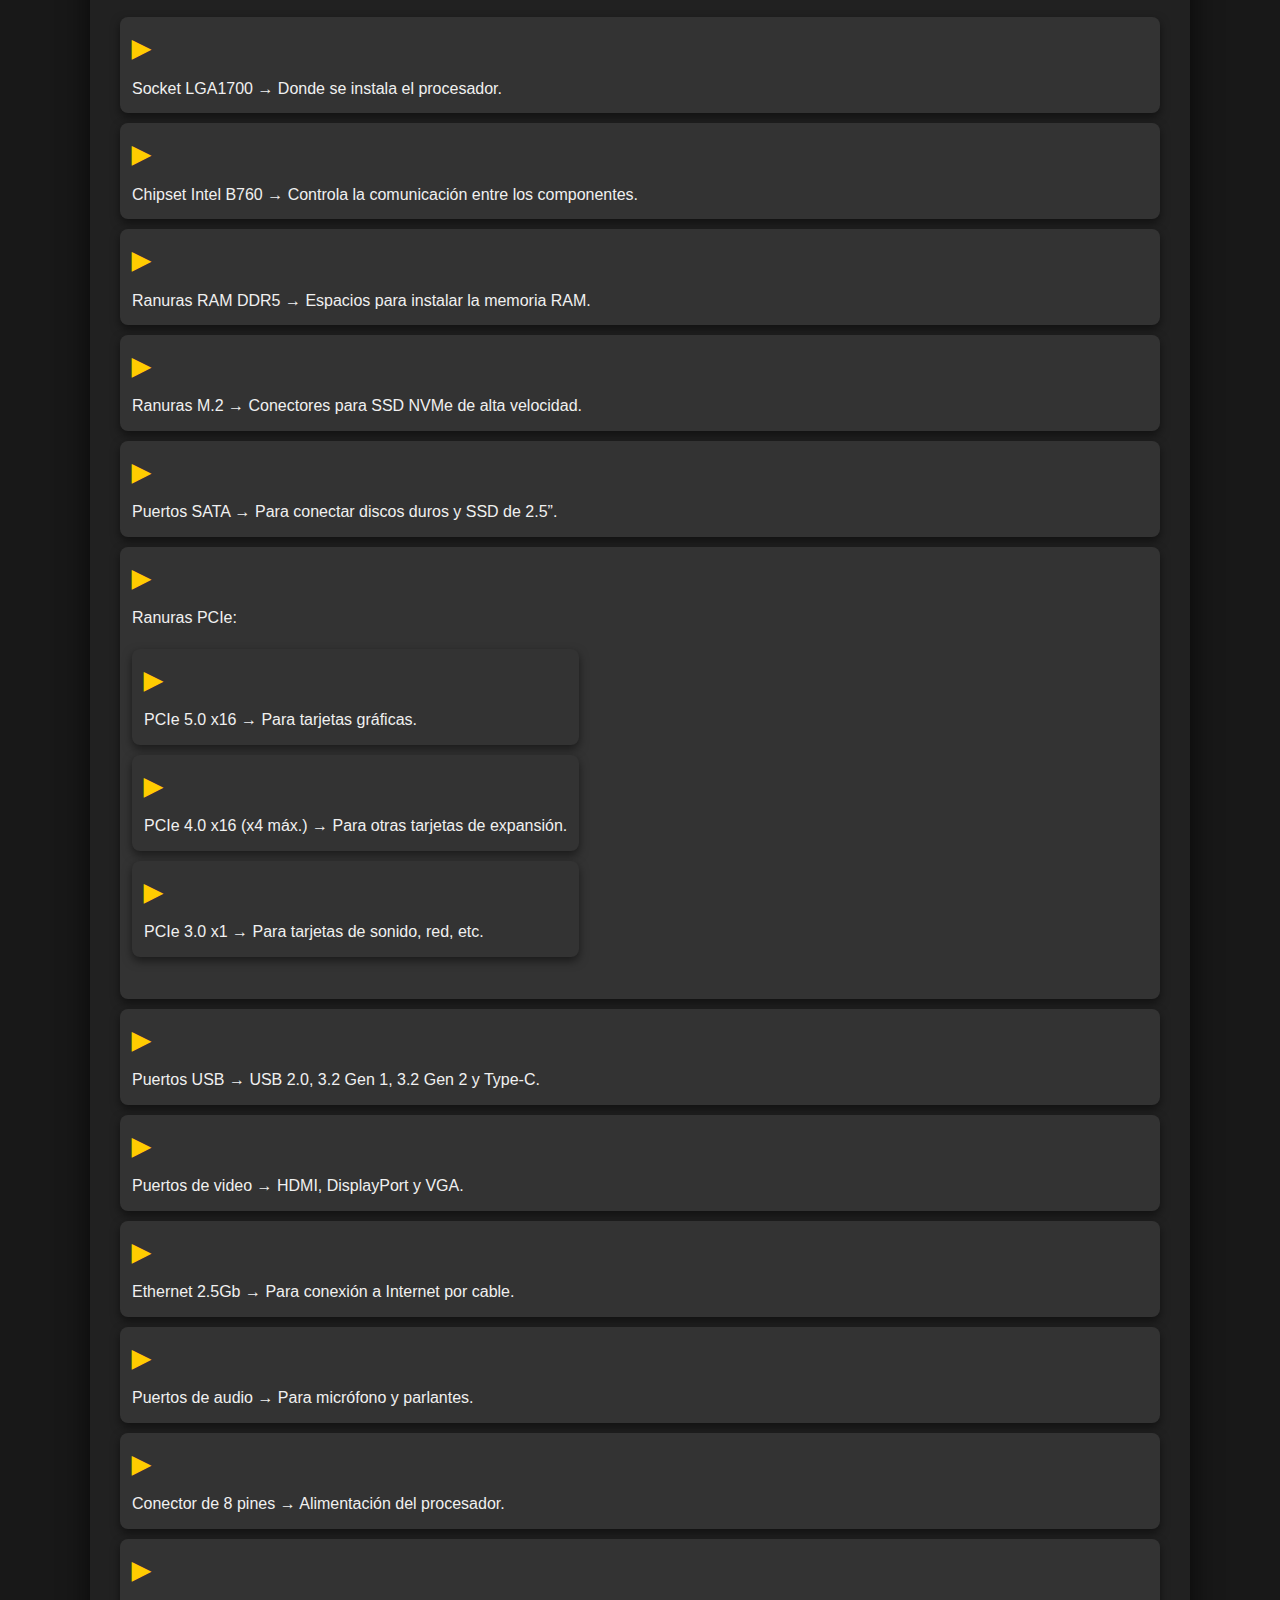
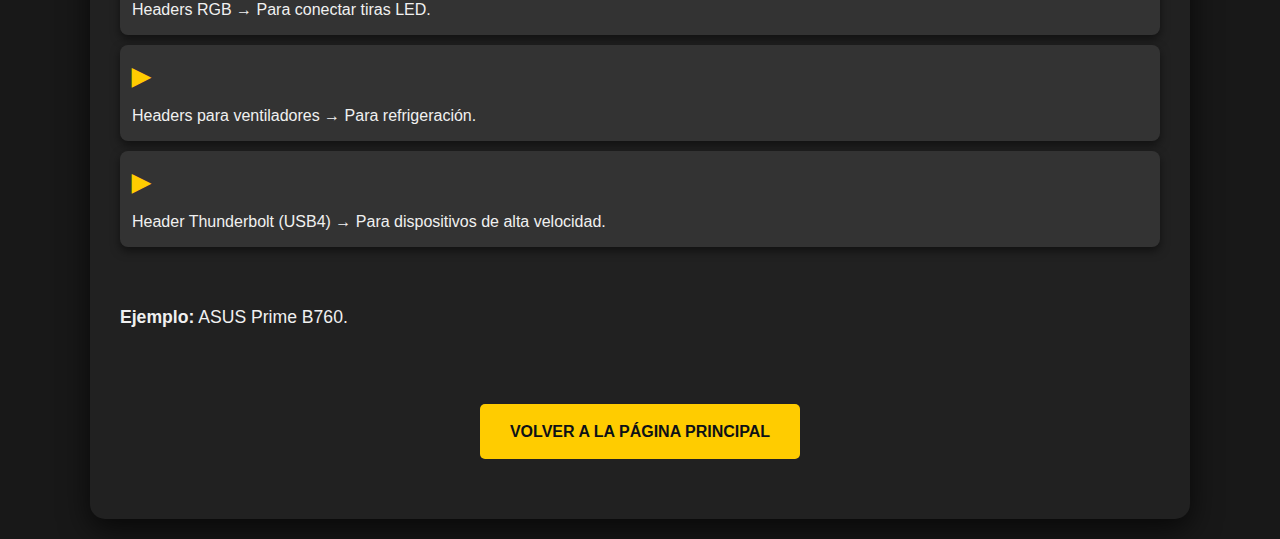
<file: placa madre.html>
<!DOCTYPE html>
<html lang="es">
<head>
    <meta charset="UTF-8">
    <meta name="viewport" content="width=device-width, initial-scale=1.0">
    <title>Placa Madre</title>
    <link rel="stylesheet" href="placa madre.css">
</head>
<body>
    <div class="container">
        <h1>Placa Madre</h1>
        <p>Es el componente principal de una PC, ya que conecta y permite la comunicación entre todos los demás componentes, como el procesador, la memoria RAM, el almacenamiento, la tarjeta gráfica y otros periféricos. Es como el "esqueleto" de la computadora, asegurando que todos los elementos trabajen juntos.</p>
        
        <h2>Socket</h2>
        <p>Tenés varios tipos de socket que se dividen en 2 marcas: AMD y Intel.</p>
        <ul>
            <li><strong>AMD:</strong> AM4, AM5</li>
            <li><strong>Intel:</strong> LGA1151, LGA 1200, LGA 1700 (los más comunes)</li>
        </ul>
        
        <h2>Tipos de Gamas</h2>
        <h3>🟠 AMD</h3>
        <ul>
            <li><strong>Serie A (Básico)</strong> - Ejemplo: A520<br> No permiten overclock ni muchas opciones de expansión. Ideales para PC de bajo costo y oficina.</li>
            <li><strong>Serie B (Gama media, buena relación calidad/precio)</strong> - Ejemplo: B550, B650<br> Soportan overclock en procesadores Ryzen. Más puertos PCIe y conexiones en comparación con A520.</li>
            <li><strong>Serie X (Gama alta, máximo rendimiento)</strong> - Ejemplo: X570, X670<br> Permiten overclock avanzado en CPU y RAM. Más líneas PCIe para tarjetas gráficas y SSDs rápidos.</li>
        </ul>
        
        <h3>🔵 Intel</h3>
        <ul>
            <li><strong>Serie H (Económicos, sin overclock)</strong> - Ejemplo: H610, H670<br> No permiten overclock ni XMP avanzado.</li>
            <li><strong>Serie B (Gama media, balance entre precio y prestaciones)</strong> - Ejemplo: B760, B660<br> No permiten overclock en CPU, pero sí en memoria RAM.</li>
            <li><strong>Serie Z (Gama alta, overclock y máximo rendimiento)</strong> - Ejemplo: Z790, Z690<br> Permiten overclock en CPU y RAM.</li>
        </ul>
        
        <h2>Tamaño</h2>
        <ul>
            <li>ATX: Estándar, más ranuras y conexiones.</li>
            <li>Micro-ATX: Más compacta, menos ranuras PCIe.</li>
            <li>Mini-ITX: Muy pequeña, ideal para PCs compactas.</li>
        </ul>
        
        <h2>Partes de la Placa Madre</h2>
        <img src="placa madre.png" alt="Imagen de la placa madre" style="width:100%; max-width:1000px; margin: 20px 0;">
        <ul>
            <li>Socket LGA1700 → Donde se instala el procesador.</li>
            <li>Chipset Intel B760 → Controla la comunicación entre los componentes.</li>
            <li>Ranuras RAM DDR5 → Espacios para instalar la memoria RAM.</li>
            <li>Ranuras M.2 → Conectores para SSD NVMe de alta velocidad.</li>
            <li>Puertos SATA → Para conectar discos duros y SSD de 2.5”.</li>
            <li>Ranuras PCIe:
                <ul>
                    <li>PCIe 5.0 x16 → Para tarjetas gráficas.</li>
                    <li>PCIe 4.0 x16 (x4 máx.) → Para otras tarjetas de expansión.</li>
                    <li>PCIe 3.0 x1 → Para tarjetas de sonido, red, etc.</li>
                </ul>
            </li>
            <li>Puertos USB → USB 2.0, 3.2 Gen 1, 3.2 Gen 2 y Type-C.</li>
            <li>Puertos de video → HDMI, DisplayPort y VGA.</li>
            <li>Ethernet 2.5Gb → Para conexión a Internet por cable.</li>
            <li>Puertos de audio → Para micrófono y parlantes.</li>
            <li>Conector de 8 pines → Alimentación del procesador.</li>
            <li>Headers RGB → Para conectar tiras LED.</li>
            <li>Headers para ventiladores → Para refrigeración.</li>
            <li>Header Thunderbolt (USB4) → Para dispositivos de alta velocidad.</li>
        </ul>
        
        <p><strong>Ejemplo:</strong> ASUS Prime B760.</p>
        
        <a href="index.html" class="btn">Volver a la página principal</a>
    </div>
</body>
</html>
</file>
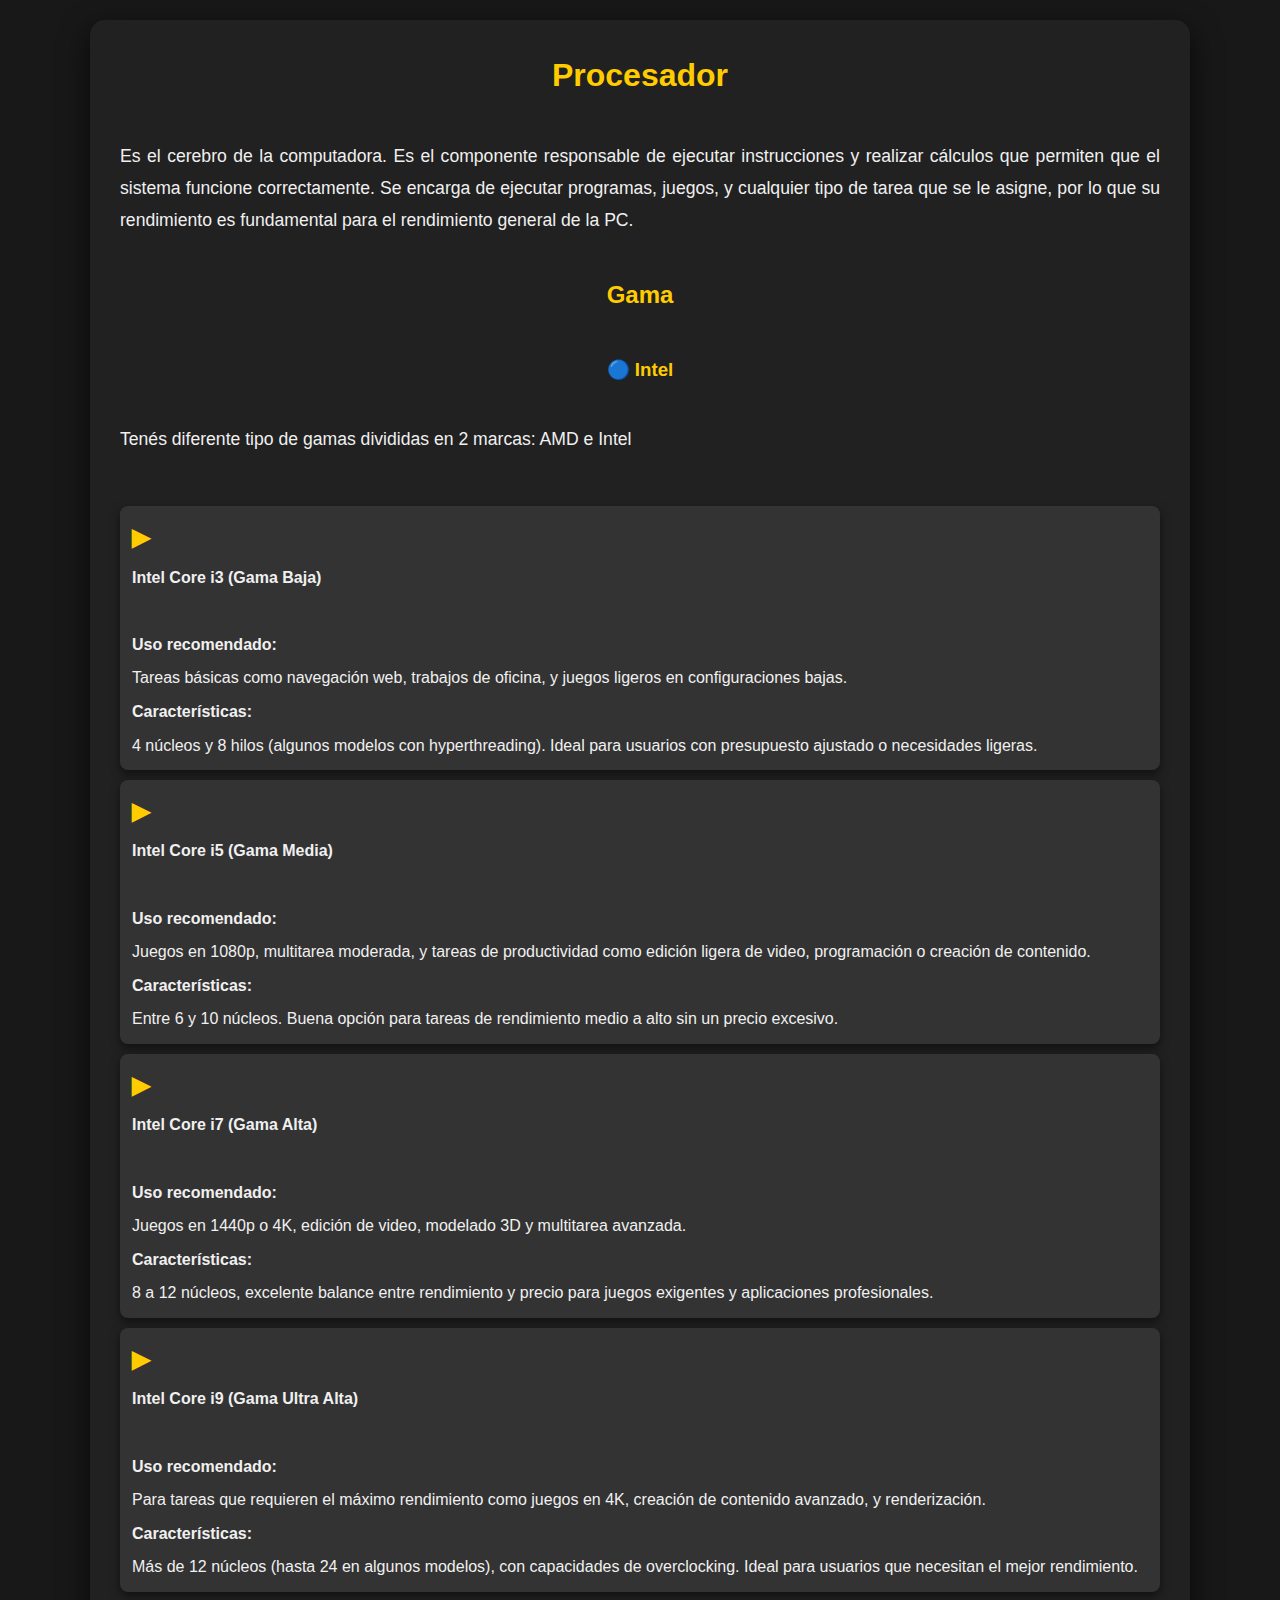
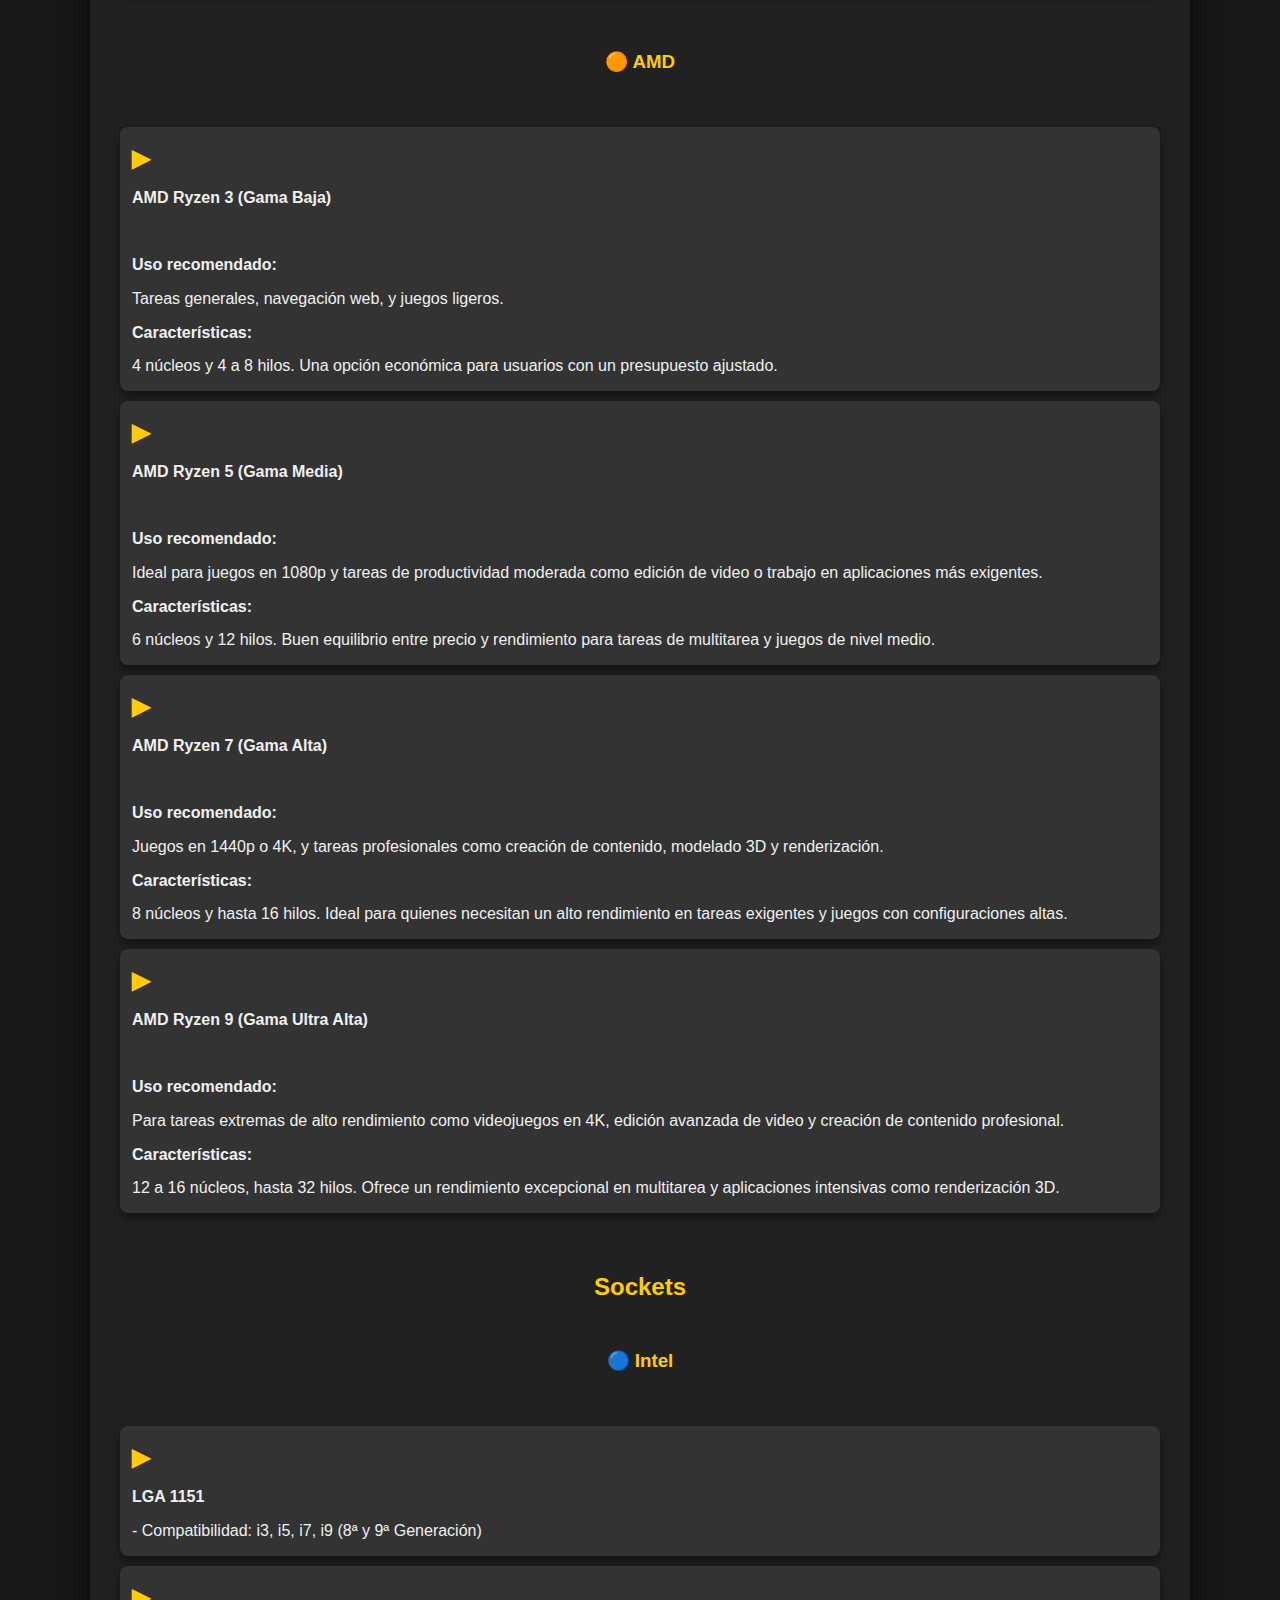
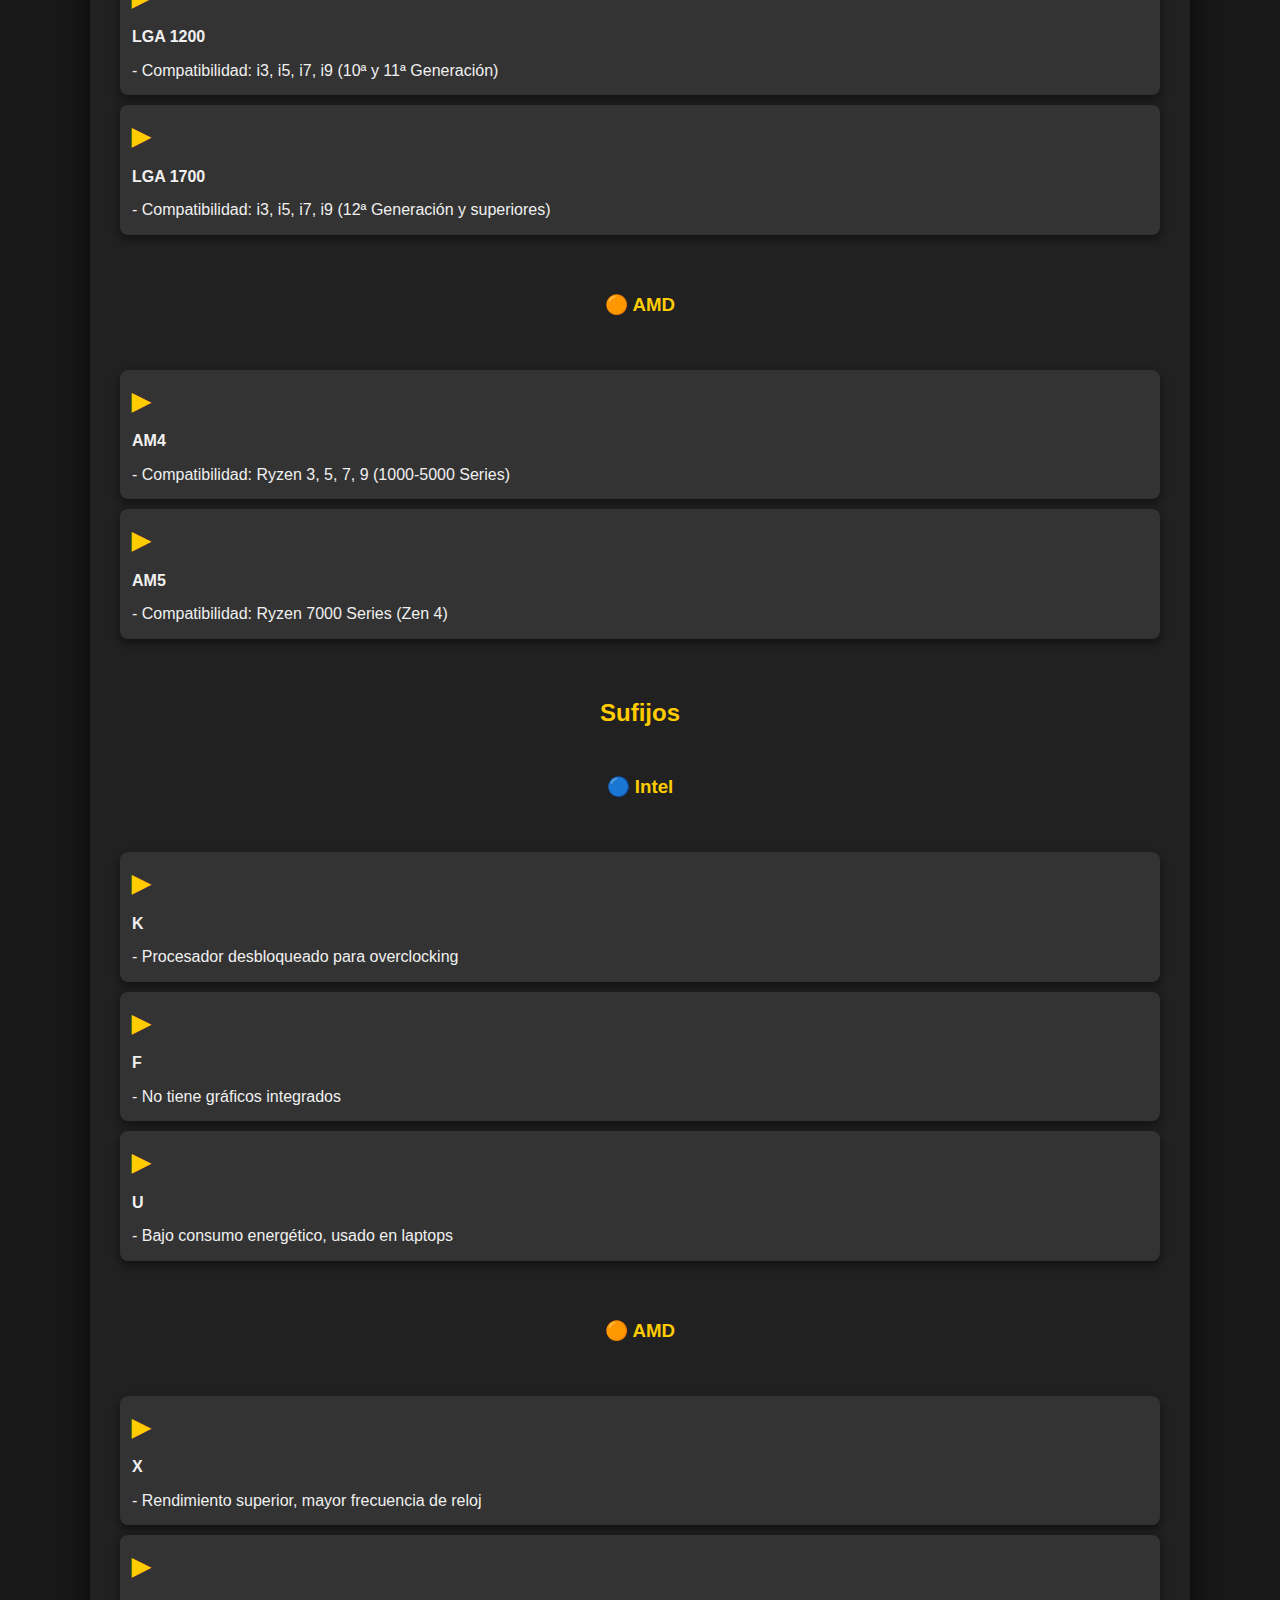
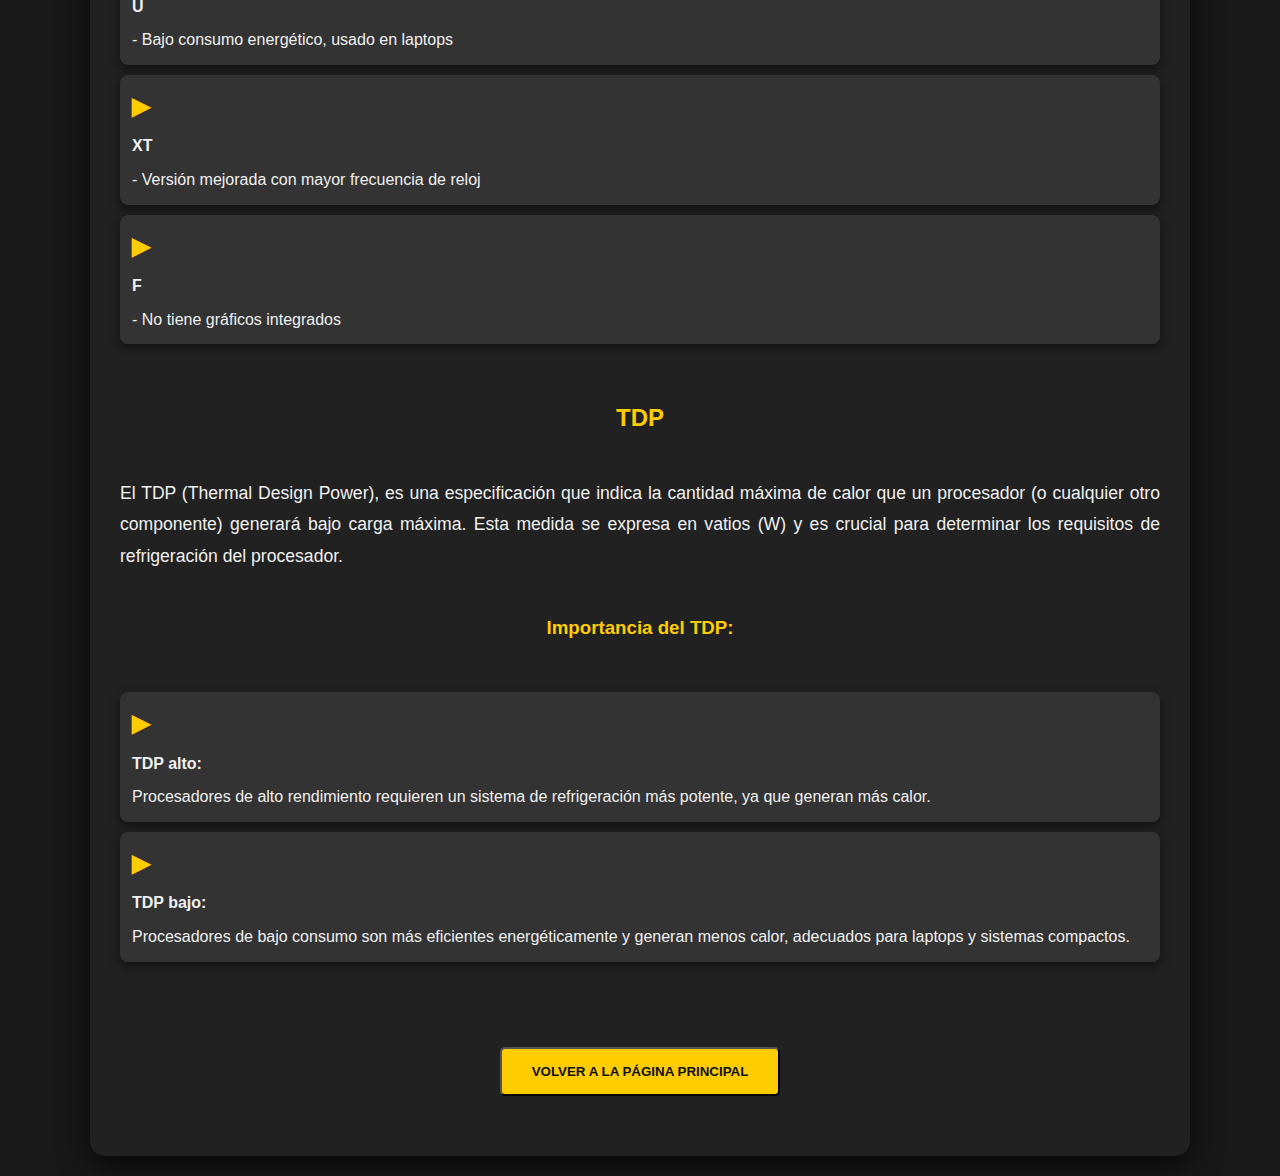
<file: procesador.html>
<!DOCTYPE html>
<html lang="es">
<head>
    <meta charset="UTF-8">
    <meta name="viewport" content="width=device-width, initial-scale=1.0">
    <title>Procesador</title>
    <link rel="stylesheet" href="placa madre.css">
</head>
<body>
    <div class="container">
        <h1>Procesador</h1>
        <p>Es el cerebro de la computadora. Es el componente responsable de ejecutar instrucciones y realizar cálculos que permiten que el sistema funcione correctamente. Se encarga de ejecutar programas, juegos, y cualquier tipo de tarea que se le asigne, por lo que su rendimiento es fundamental para el rendimiento general de la PC.</p>
        
        <h2>Gama</h2>
        
        <h3>🔵 Intel</h3>
        <p>Tenés diferente tipo de gamas divididas en 2 marcas: AMD e Intel</p>
        <ul>
            <li><strong>Intel Core i3 (Gama Baja)</strong><br>
                <strong>Uso recomendado:</strong> Tareas básicas como navegación web, trabajos de oficina, y juegos ligeros en configuraciones bajas.<br>
                <strong>Características:</strong> 4 núcleos y 8 hilos (algunos modelos con hyperthreading). Ideal para usuarios con presupuesto ajustado o necesidades ligeras.
            </li>
            <li><strong>Intel Core i5 (Gama Media)</strong><br>
                <strong>Uso recomendado:</strong> Juegos en 1080p, multitarea moderada, y tareas de productividad como edición ligera de video, programación o creación de contenido.<br>
                <strong>Características:</strong> Entre 6 y 10 núcleos. Buena opción para tareas de rendimiento medio a alto sin un precio excesivo.
            </li>
            <li><strong>Intel Core i7 (Gama Alta)</strong><br>
                <strong>Uso recomendado:</strong> Juegos en 1440p o 4K, edición de video, modelado 3D y multitarea avanzada.<br>
                <strong>Características:</strong> 8 a 12 núcleos, excelente balance entre rendimiento y precio para juegos exigentes y aplicaciones profesionales.
            </li>
            <li><strong>Intel Core i9 (Gama Ultra Alta)</strong><br>
                <strong>Uso recomendado:</strong> Para tareas que requieren el máximo rendimiento como juegos en 4K, creación de contenido avanzado, y renderización.<br>
                <strong>Características:</strong> Más de 12 núcleos (hasta 24 en algunos modelos), con capacidades de overclocking. Ideal para usuarios que necesitan el mejor rendimiento.
            </li>
        </ul>

        <h3>🟠 AMD</h3>
        <ul>
            <li><strong>AMD Ryzen 3 (Gama Baja)</strong><br>
                <strong>Uso recomendado:</strong> Tareas generales, navegación web, y juegos ligeros.<br>
                <strong>Características:</strong> 4 núcleos y 4 a 8 hilos. Una opción económica para usuarios con un presupuesto ajustado.
            </li>
            <li><strong>AMD Ryzen 5 (Gama Media)</strong><br>
                <strong>Uso recomendado:</strong> Ideal para juegos en 1080p y tareas de productividad moderada como edición de video o trabajo en aplicaciones más exigentes.<br>
                <strong>Características:</strong> 6 núcleos y 12 hilos. Buen equilibrio entre precio y rendimiento para tareas de multitarea y juegos de nivel medio.
            </li>
            <li><strong>AMD Ryzen 7 (Gama Alta)</strong><br>
                <strong>Uso recomendado:</strong> Juegos en 1440p o 4K, y tareas profesionales como creación de contenido, modelado 3D y renderización.<br>
                <strong>Características:</strong> 8 núcleos y hasta 16 hilos. Ideal para quienes necesitan un alto rendimiento en tareas exigentes y juegos con configuraciones altas.
            </li>
            <li><strong>AMD Ryzen 9 (Gama Ultra Alta)</strong><br>
                <strong>Uso recomendado:</strong> Para tareas extremas de alto rendimiento como videojuegos en 4K, edición avanzada de video y creación de contenido profesional.<br>
                <strong>Características:</strong> 12 a 16 núcleos, hasta 32 hilos. Ofrece un rendimiento excepcional en multitarea y aplicaciones intensivas como renderización 3D.
            </li>
        </ul>

        <h2>Sockets</h2>
        
        <h3>🔵 Intel</h3>
        <ul>
            <li><strong>LGA 1151</strong> - Compatibilidad: i3, i5, i7, i9 (8ª y 9ª Generación)</li>
            <li><strong>LGA 1200</strong> - Compatibilidad: i3, i5, i7, i9 (10ª y 11ª Generación)</li>
            <li><strong>LGA 1700</strong> - Compatibilidad: i3, i5, i7, i9 (12ª Generación y superiores)</li>
        </ul>

        <h3>🟠 AMD</h3>
        <ul>
            <li><strong>AM4</strong> - Compatibilidad: Ryzen 3, 5, 7, 9 (1000-5000 Series)</li>
            <li><strong>AM5</strong> - Compatibilidad: Ryzen 7000 Series (Zen 4)</li>
        </ul>

        <h2>Sufijos</h2>

        <h3>🔵 Intel</h3>
        <ul>
            <li><strong>K</strong> - Procesador desbloqueado para overclocking</li>
            <li><strong>F</strong> - No tiene gráficos integrados</li>
            <li><strong>U</strong> - Bajo consumo energético, usado en laptops</li>
        </ul>

        <h3>🟠 AMD</h3>
        <ul>
            <li><strong>X</strong> - Rendimiento superior, mayor frecuencia de reloj</li>
            <li><strong>U</strong> - Bajo consumo energético, usado en laptops</li>
            <li><strong>XT</strong> - Versión mejorada con mayor frecuencia de reloj</li>
            <li><strong>F</strong> - No tiene gráficos integrados</li>
        </ul>

        <h2>TDP</h2>
        <p>El TDP (Thermal Design Power), es una especificación que indica la cantidad máxima de calor que un procesador (o cualquier otro componente) generará bajo carga máxima. Esta medida se expresa en vatios (W) y es crucial para determinar los requisitos de refrigeración del procesador.</p>

        <h3>Importancia del TDP:</h3>
        <ul>
            <li><strong>TDP alto:</strong> Procesadores de alto rendimiento requieren un sistema de refrigeración más potente, ya que generan más calor.</li>
            <li><strong>TDP bajo:</strong> Procesadores de bajo consumo son más eficientes energéticamente y generan menos calor, adecuados para laptops y sistemas compactos.</li>
        </ul>

        <button onclick="window.location.href='index.html'" class="btn">Volver a la Página Principal</button>

    </div>
</body>
</html>
</file>
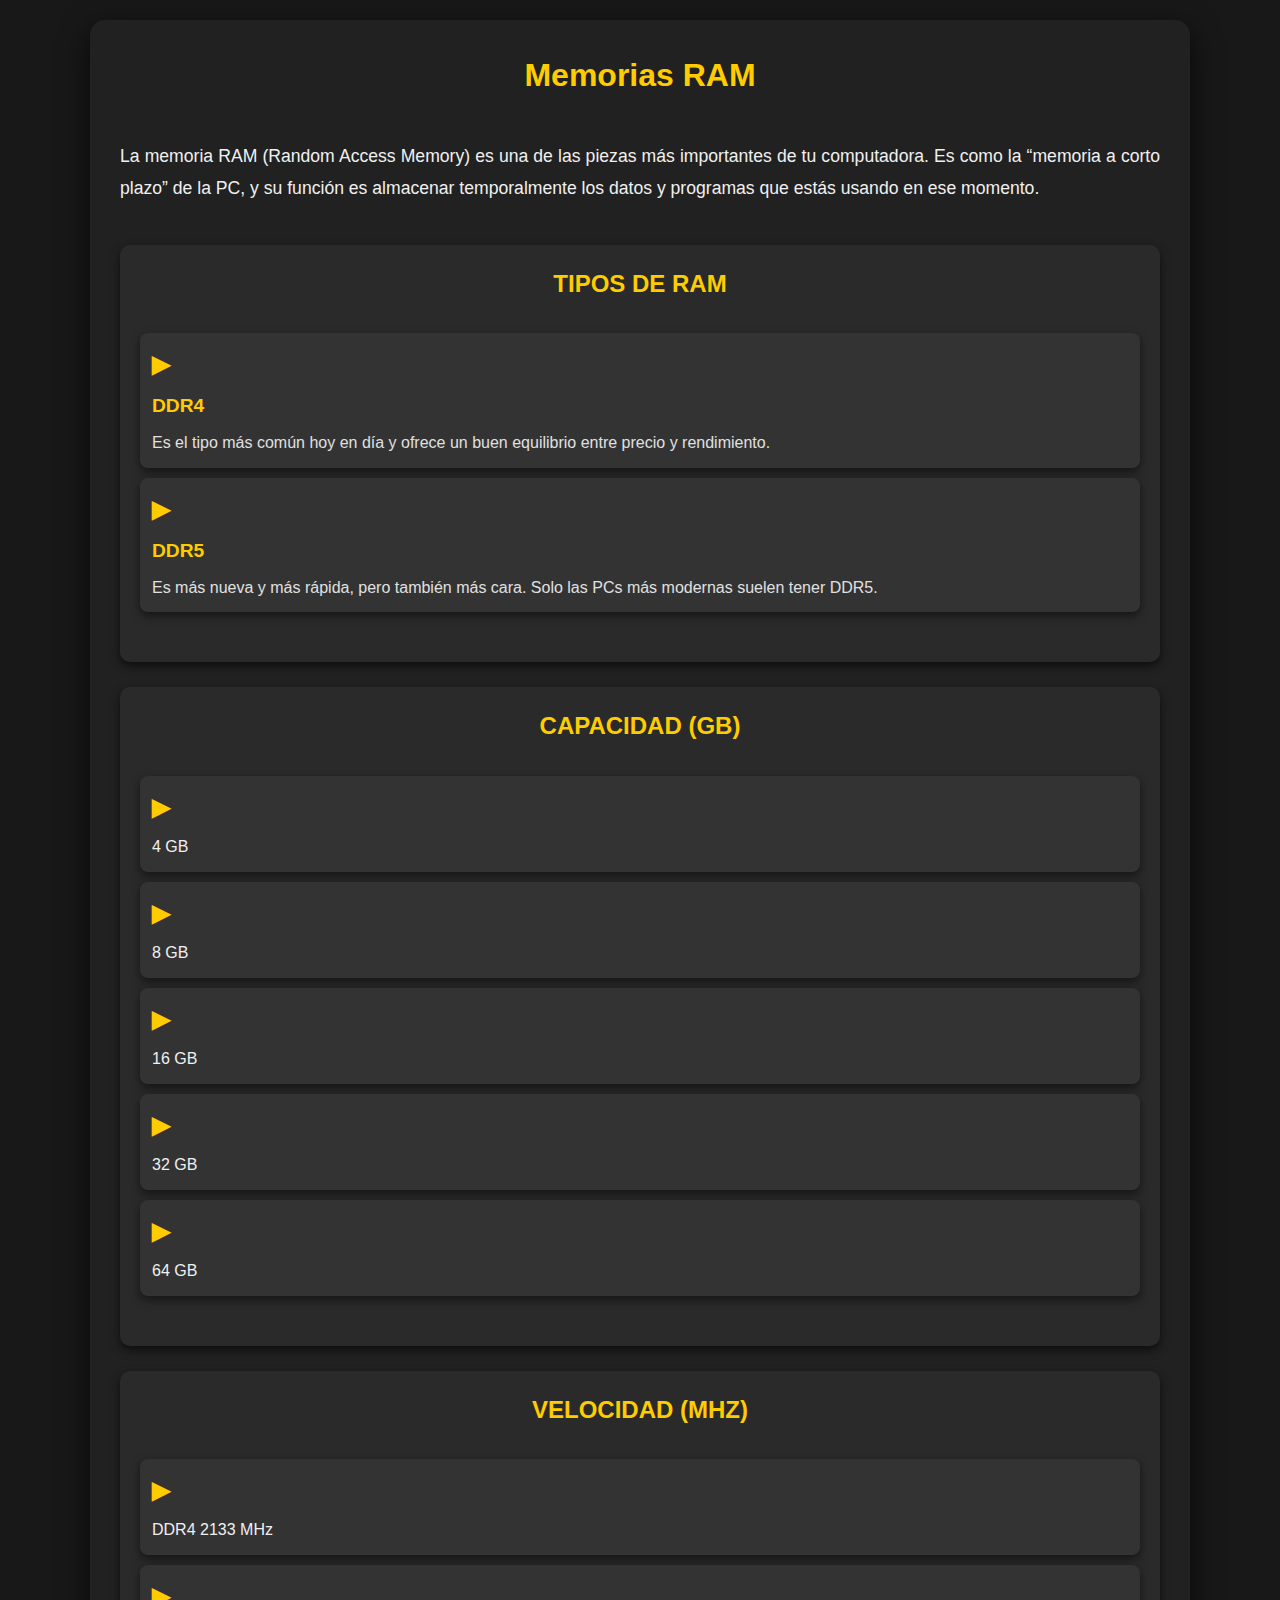
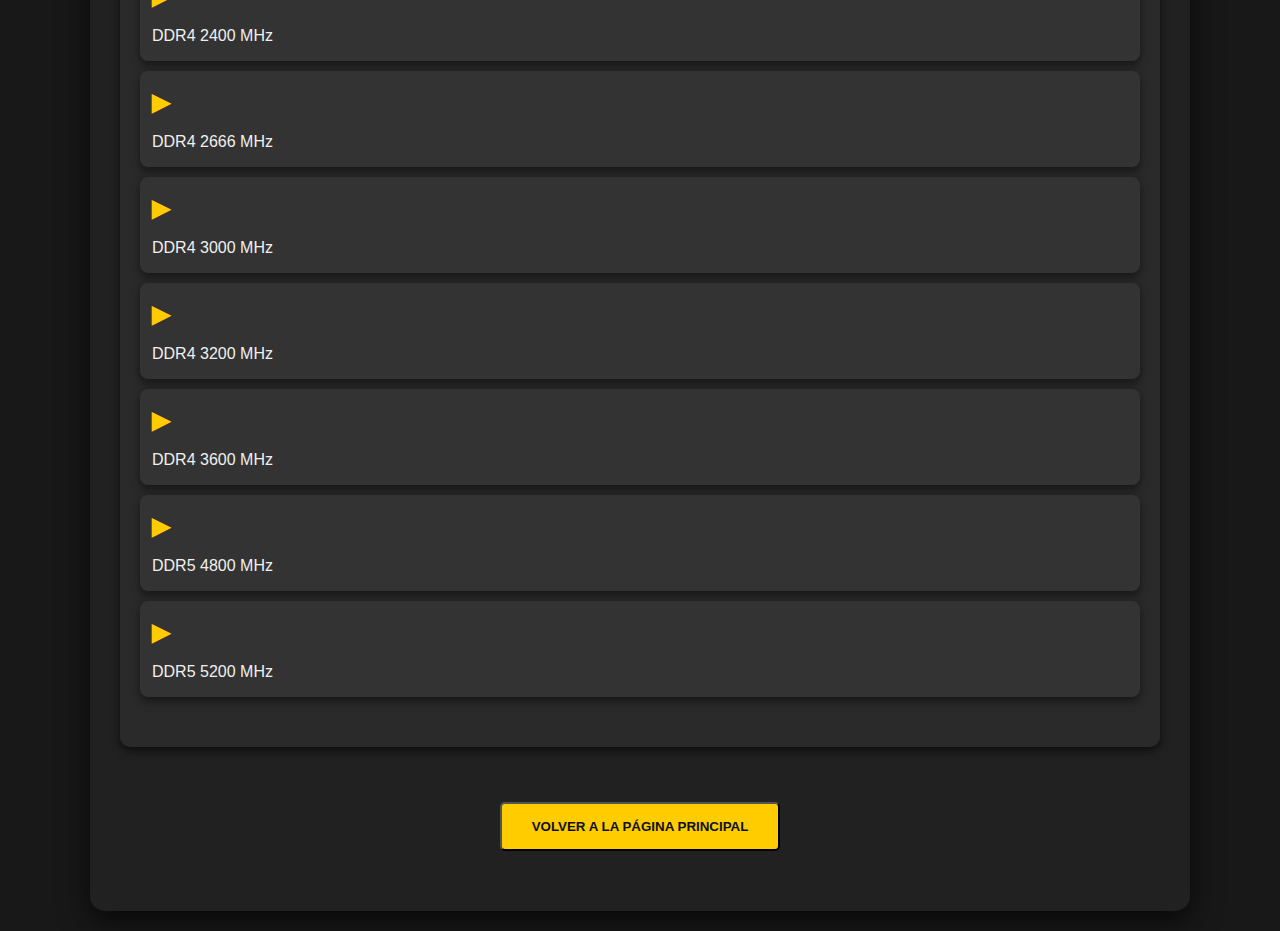
<file: ram.html>
<!DOCTYPE html>
<html lang="es">
<head>
    <meta charset="UTF-8">
    <meta name="viewport" content="width=device-width, initial-scale=1.0">
    <title>Memoria RAM</title>
    <link rel="stylesheet" href="placa madre.css">
</head>
<body>

    <!-- Contenedor principal -->
    <div class="container">
        <h1>Memorias RAM</h1>
        <p>
            La memoria RAM (Random Access Memory) es una de las piezas más importantes de tu computadora. Es como la “memoria a corto plazo” de la PC, y su función es almacenar temporalmente los datos y programas que estás usando en ese momento.
        </p>

        <div class="section">
            <h3 class="section-title">Tipos de RAM</h3>
            <ul>
                <li>
                    <div class="gama-name">DDR4</div>
                    <div class="gama-description">
                        Es el tipo más común hoy en día y ofrece un buen equilibrio entre precio y rendimiento.
                    </div>
                </li>
                <li>
                    <div class="gama-name">DDR5</div>
                    <div class="gama-description">
                        Es más nueva y más rápida, pero también más cara. Solo las PCs más modernas suelen tener DDR5.
                    </div>
                </li>
            </ul>
        </div>

        <div class="section">
            <h3 class="section-title">Capacidad (GB)</h3>
            <ul>
                <li>4 GB</li>
                <li>8 GB</li>
                <li>16 GB</li>
                <li>32 GB</li>
                <li>64 GB</li>
            </ul>
        </div>

        <div class="section">
            <h3 class="section-title">Velocidad (MHz)</h3>
            <ul>
                <li>DDR4 2133 MHz</li>
                <li>DDR4 2400 MHz</li>
                <li>DDR4 2666 MHz</li>
                <li>DDR4 3000 MHz</li>
                <li>DDR4 3200 MHz</li>
                <li>DDR4 3600 MHz</li>
                <li>DDR5 4800 MHz</li>
                <li>DDR5 5200 MHz</li>
            </ul>
        </div>

        <!-- Botón para volver a la página principal -->
        <button onclick="window.location.href='index.html'" class="btn">Volver a la Página Principal</button>
    </div>

</body>
</html>
</file>
<file: placa madre.css>
/* Reset de márgenes y padding para asegurar una base uniforme */
* {
    margin: 0;
    padding: 0;
    box-sizing: border-box;
}

/* Estilo global */
body {
    font-family: 'Arial', sans-serif;
    background-color: #181818;
    color: #f0f0f0;
    line-height: 1.6;
    margin: 0;
    padding: 20px;
    display: flex;
    justify-content: center;
    align-items: flex-start;
    min-height: 100vh;
}

/* Contenedor principal */
.container {
    width: 90%;
    max-width: 1100px;
    background-color: #212121;
    padding: 30px;
    border-radius: 15px;
    box-shadow: 0 10px 30px rgba(0, 0, 0, 0.7);
    display: flex;
    flex-direction: column;
    gap: 25px;
}

/* Títulos principales */
h1, h2, h3 {
    color: #ffcc00;
    text-align: center;
    margin-bottom: 15px;
}

/* Párrafos generales */
p {
    text-align: justify;
    margin-bottom: 15px;
    font-size: 1.1rem;
    line-height: 1.8;
}

/* Estilo de los bloques de información (secciones) */
.section {
    padding: 20px;
    background-color: #2a2a2a;
    border-radius: 10px;
    box-shadow: 0 4px 10px rgba(0, 0, 0, 0.6);
    display: flex;
    flex-direction: column;
    gap: 10px;
}

/* Subtítulos de las secciones */
h3.section-title {
    font-size: 1.5rem;
    color: #ffcc00;
    margin-bottom: 10px;
    text-align: center;
    text-transform: uppercase;
}

/* Estilo para las listas de gamas y ejemplos */
ul {
    list-style-type: none;
    margin-bottom: 20px;
}

ul li {
    background-color: #333333;
    padding: 12px;
    margin: 10px 0;
    border-radius: 8px;
    display: flex;
    flex-direction: column;
    align-items: flex-start;
    gap: 8px;
    transition: background-color 0.3s ease;
    box-shadow: 0 4px 10px rgba(0, 0, 0, 0.5);
}

ul li:hover {
    background-color: #444444;
}

ul li .gama-name {
    font-size: 1.2rem;
    color: #ffcc00;
    font-weight: bold;
}

ul li .gama-description {
    color: #e0e0e0;
    font-size: 1rem;
    text-align: justify;
    line-height: 1.6;
}

/* Sección para ejemplos */
ul li .gama-examples {
    font-size: 1rem;
    color: #cccccc;
    font-style: italic;
    margin-top: 5px;
}

/* Fondo con lineas divisorias */
ul li:before {
    content: '\25B6'; /* Triángulo al inicio de cada item */
    font-weight: bold;
    color: #ffcc00;
    margin-right: 10px;
    font-size: 1.5rem;
}

ul li .gama-title {
    font-weight: bold;
    color: #ffcc00;
    font-size: 1.2rem;
}

/* Estilo de las partes de la placa madre */
.parts-list {
    display: flex;
    flex-wrap: wrap;
    gap: 20px;
    justify-content: center;
}

.parts-list .part-item {
    background-color: #333333;
    padding: 15px;
    border-radius: 10px;
    box-shadow: 0 4px 10px rgba(0, 0, 0, 0.6);
    width: 45%;
    max-width: 350px;
    text-align: center;
    transition: transform 0.3s ease;
}

.parts-list .part-item:hover {
    transform: scale(1.05);
}

.parts-list .part-item h4 {
    font-size: 1.2rem;
    color: #ffcc00;
}

.parts-list .part-item p {
    color: #e0e0e0;
    font-size: 1rem;
}

/* Botón para acción */
.btn {
    display: inline-block;
    padding: 15px 30px;
    background-color: #ffcc00;
    color: #0d1117;
    font-weight: bold;
    text-transform: uppercase;
    border-radius: 5px;
    text-align: center;
    width: fit-content;
    margin: 30px auto;
    text-decoration: none;
    transition: background-color 0.3s;
}

.btn:hover {
    background-color: #e6b800;
}

/* Estilo para secciones de tipo de socket */
.socket-section {
    display: flex;
    flex-wrap: wrap;
    gap: 20px;
    justify-content: center;
}

.socket-item {
    background-color: #333333;
    padding: 15px;
    width: 30%;
    border-radius: 10px;
    box-shadow: 0 4px 10px rgba(0, 0, 0, 0.6);
    transition: transform 0.3s ease;
}

.socket-item:hover {
    transform: scale(1.05);
}

.socket-item h4 {
    font-size: 1.2rem;
    color: #ffcc00;
    margin-bottom: 8px;
}

.socket-item p {
    color: #e0e0e0;
    font-size: 1rem;
}

/* Responsive Design */
@media (max-width: 768px) {
    .parts-list .part-item, .socket-item {
        width: 100%;
    }
    .socket-section {
        flex-direction: column;
    }
    .btn {
        width: 100%;
    }
}
</file>
